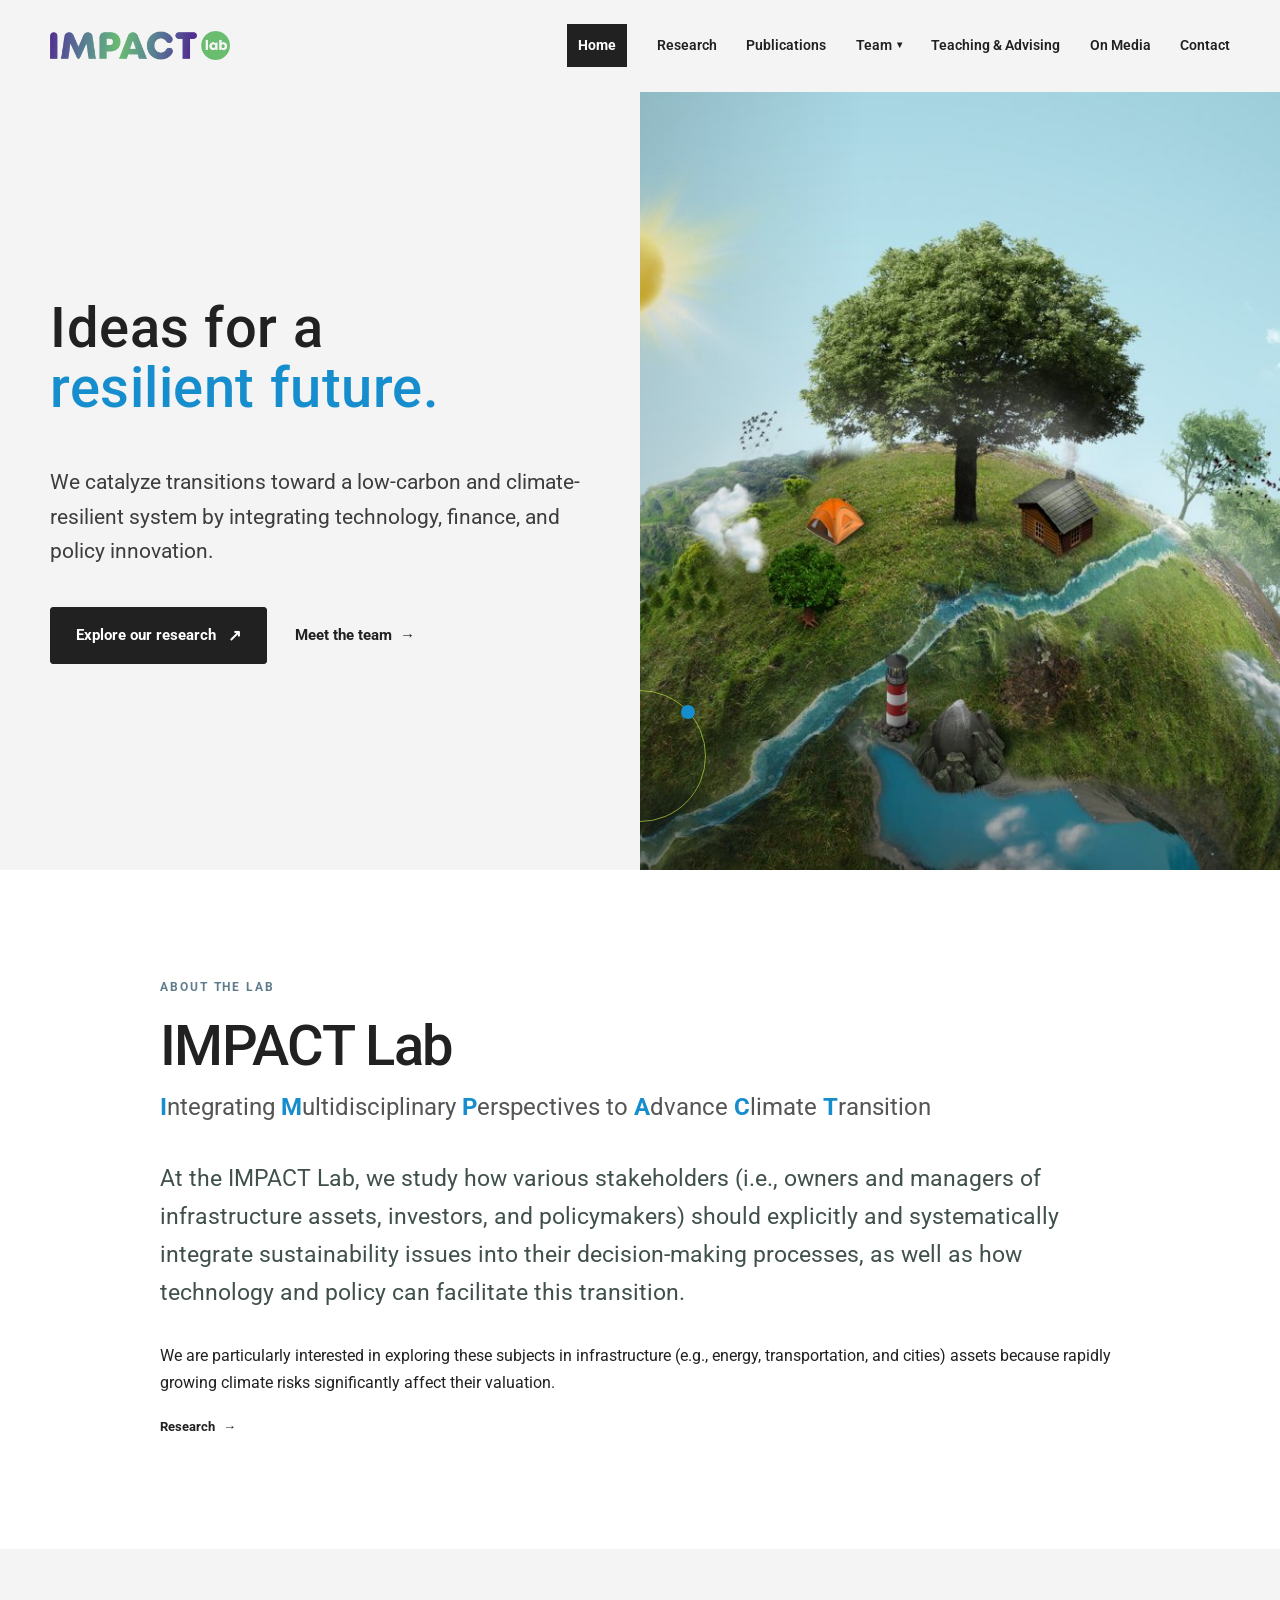
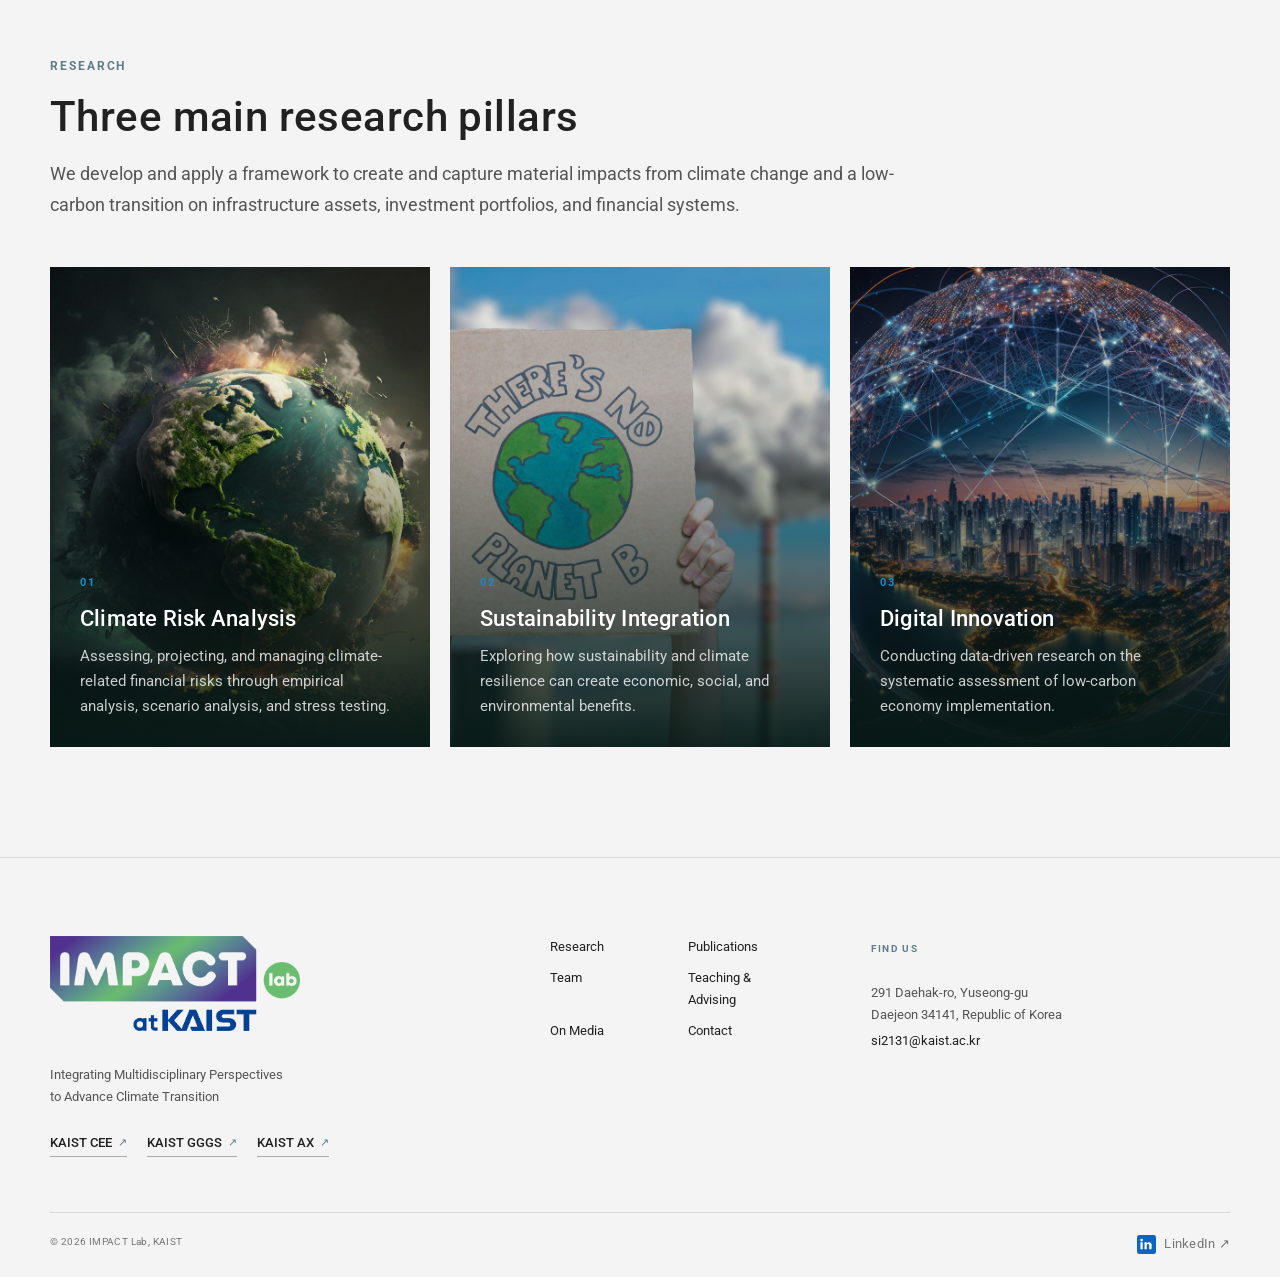
<file: index.html>
<!doctype html>
<html lang="en">
<head>
  <meta charset="utf-8">
  <meta name="viewport" content="width=1180">
  <meta name="description" content="IMPACT Lab at KAIST integrates multidisciplinary perspectives to advance climate transition.">
  <meta name="theme-color" content="#f4f4f4">
  <meta name="color-scheme" content="light">
  <meta name="supported-color-schemes" content="light">
  <meta property="og:title" content="IMPACT Lab | KAIST">
  <meta property="og:description" content="Integrating multidisciplinary perspectives to advance climate transition.">
  <meta property="og:type" content="website">
  <meta property="og:image" content="assets/images/hero.jpg">
  <title>IMPACT Lab | KAIST</title>
  <link rel="icon" href="assets/favicon-impact.svg" type="image/svg+xml">
  <link rel="stylesheet" href="assets/css/style.css?v=20260906-team-dropdown-v1">
  <script src="assets/js/site.js?v=20260906-team-dropdown-v1" defer></script>
</head>
<body>
  <div data-site-header></div>
  <main id="main-content">
    <section class="home-hero">
      <div class="hero-copy">
        <div class="hero-copy-inner" data-reveal>
          <h1>Ideas for a<br><span>resilient future.</span></h1>
          <p class="lead">We catalyze transitions toward a low-carbon and climate-resilient system by integrating technology, finance, and policy innovation.</p>
          <div class="hero-actions">
            <a class="btn btn-light" href="research.html">Explore our research</a>
            <a class="text-link" href="people.html">Meet the team</a>
          </div>
        </div>
      </div>
      <div class="hero-visual">
        <img src="assets/images/hero.jpg" alt="A small green world representing a sustainable future">
        <span class="hero-orbit" aria-hidden="true"></span>
      </div>
    </section>

    <section class="section">
      <div class="container impact-intro">
        <div class="intro-copy" data-reveal>
          <p class="eyebrow">About the Lab</p>
          <h2 class="impact-heading">IMPACT <span>Lab</span></h2>
          <p class="impact-expansion"><strong>I</strong>ntegrating <strong>M</strong>ultidisciplinary <strong>P</strong>erspectives to <strong>A</strong>dvance <strong>C</strong>limate <strong>T</strong>ransition</p>
          <p class="lead">At the IMPACT Lab, we study how various stakeholders (i.e., owners and managers of infrastructure assets, investors, and policymakers) should explicitly and systematically integrate sustainability issues into their decision-making processes, as well as how technology and policy can facilitate this transition.</p>
          <p>We are particularly interested in exploring these subjects in infrastructure (e.g., energy, transportation, and cities) assets because rapidly growing climate risks significantly affect their valuation.</p>
          <a class="text-link" href="research.html">Research</a>
        </div>
      </div>
    </section>

    <section class="section section-sand">
      <div class="container">
        <div class="section-heading home-research-heading" data-reveal>
          <div>
            <p class="eyebrow">Research</p>
            <h2>Three main research pillars</h2>
            <p class="research-intro">We develop and apply a framework to create and capture material impacts from climate change and a low-carbon transition on infrastructure assets, investment portfolios, and financial systems.</p>
          </div>
        </div>
        <div class="research-cards">
          <a class="research-card" href="research.html#climate-risk" data-reveal>
            <img src="assets/images/research-climate.jpg" alt="Earth under the effects of climate change" loading="lazy">
            <div class="research-card-copy">
              <span class="research-number">01</span>
              <h3>Climate Risk Analysis</h3>
              <p>Assessing, projecting, and managing climate-related financial risks through empirical analysis, scenario analysis, and stress testing.</p>
            </div>
          </a>
          <a class="research-card" href="research.html#sustainability" data-reveal>
            <img src="assets/images/research-integration.jpg" alt="Climate action sign in front of industrial infrastructure" loading="lazy">
            <div class="research-card-copy">
              <span class="research-number">02</span>
              <h3>Sustainability Integration</h3>
              <p>Exploring how sustainability and climate resilience can create economic, social, and environmental benefits.</p>
            </div>
          </a>
          <a class="research-card" href="research.html#digital" data-reveal>
            <img src="assets/images/research-digital.jpg" alt="Connected city illustrating digital innovation" loading="lazy">
            <div class="research-card-copy">
              <span class="research-number">03</span>
              <h3>Digital Innovation</h3>
              <p>Conducting data-driven research on the systematic assessment of low-carbon economy implementation.</p>
            </div>
          </a>
        </div>
      </div>
    </section>

  </main>
  <div data-site-footer></div>
</body>
</html>
</file>
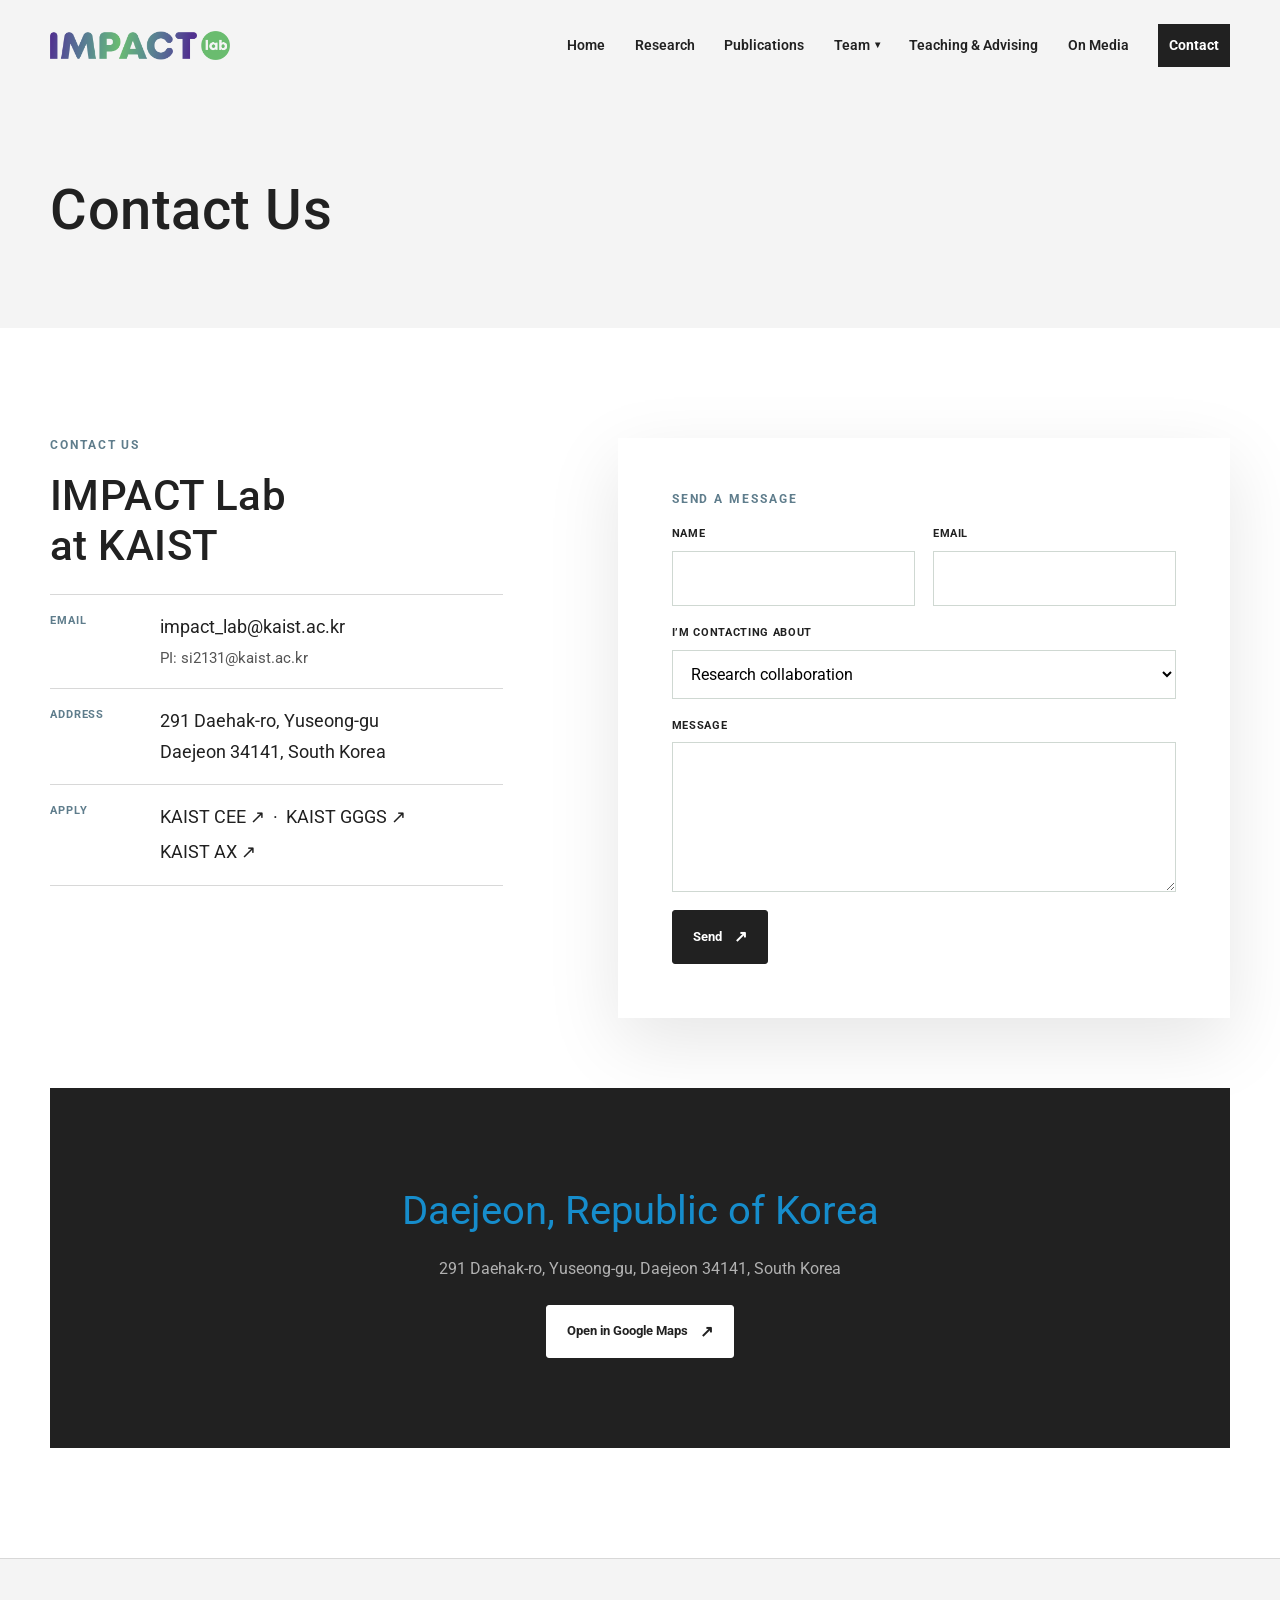
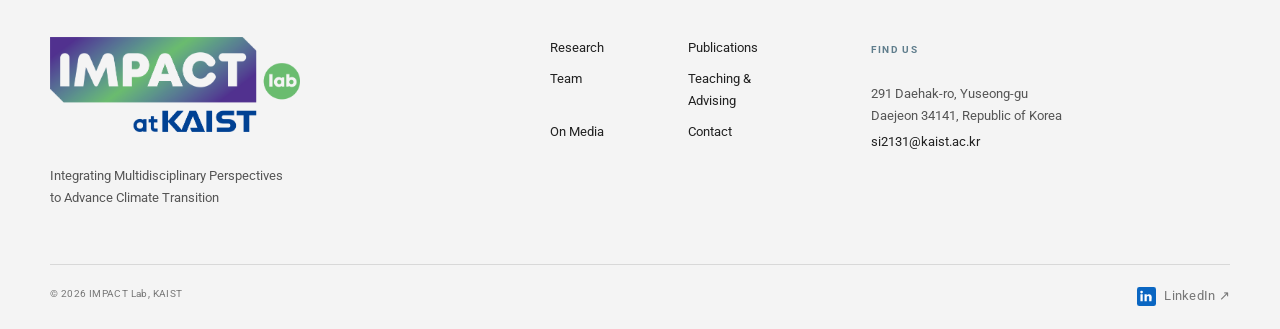
<file: contact.html>
<!doctype html>
<html lang="en">
<head>
  <meta charset="utf-8">
  <meta name="viewport" content="width=1180">
  <meta name="description" content="Contact IMPACT Lab at KAIST in Daejeon, Republic of Korea.">
  <meta name="theme-color" content="#f4f4f4">
  <meta name="color-scheme" content="light">
  <meta name="supported-color-schemes" content="light">
  <title>Contact | IMPACT Lab</title>
  <link rel="icon" href="assets/favicon-impact.svg" type="image/svg+xml">
  <link rel="stylesheet" href="assets/css/style.css?v=20260906-contact-email-line-v1">
  <script src="assets/js/site.js?v=20260906-contact-email-v1" defer></script>
</head>
<body>
  <div data-site-header></div>
  <main id="main-content">
    <section class="page-hero page-hero-simple">
      <div class="container">
        <div><h1>Contact Us</h1></div>
      </div>
    </section>

    <section class="section">
      <div class="container contact-grid">
        <div data-reveal>
          <p class="eyebrow">Contact Us</p>
          <h2>IMPACT Lab<br>at KAIST</h2>
          <div class="contact-details">
            <div class="contact-row">
              <strong>Email</strong>
              <span class="contact-email-list">
                <a href="mailto:impact_lab@kaist.ac.kr">impact_lab@kaist.ac.kr</a>
                <a class="contact-email-secondary" href="mailto:si2131@kaist.ac.kr">PI: si2131@kaist.ac.kr</a>
              </span>
            </div>
            <div class="contact-row"><strong>Address</strong><span>291 Daehak-ro, Yuseong-gu<br>Daejeon 34141, South Korea</span></div>
            <div class="contact-row">
              <strong>Apply</strong>
              <span class="apply-links">
                <span><a href="https://cee.kaist.ac.kr/" target="_blank" rel="noreferrer">KAIST CEE ↗</a> &nbsp;·&nbsp; <a href="https://gggs.kaist.ac.kr/" target="_blank" rel="noreferrer">KAIST GGGS ↗</a></span>
                <span><a href="https://ax.kaist.ac.kr/#/" target="_blank" rel="noreferrer">KAIST AX ↗</a></span>
              </span>
            </div>
          </div>
        </div>

        <form class="contact-form" data-contact-form data-reveal>
          <p class="eyebrow">Send a message</p>
          <div class="form-row">
            <div class="field"><label for="name">Name</label><input id="name" name="name" type="text" autocomplete="name" required></div>
            <div class="field"><label for="email">Email</label><input id="email" name="email" type="email" autocomplete="email" required></div>
          </div>
          <div class="field">
            <label for="subject">I’m contacting about</label>
            <select id="subject" name="subject"><option>Research collaboration</option><option>Prospective student</option><option>Media inquiry</option><option>Course &amp; advising</option><option>Other</option></select>
          </div>
          <div class="field"><label for="message">Message</label><textarea id="message" name="message" required></textarea></div>
          <button class="btn" type="submit">Send</button>
        </form>
      </div>

      <div class="container map-card" data-reveal>
        <div>
          <strong>Daejeon, Republic of Korea</strong>
          <p>291 Daehak-ro, Yuseong-gu, Daejeon 34141, South Korea</p>
          <a class="btn btn-light" href="https://maps.google.com/?q=KAIST+291+Daehak-ro+Yuseong-gu+Daejeon" target="_blank" rel="noreferrer">Open in Google Maps</a>
        </div>
      </div>
    </section>
  </main>
  <div data-site-footer></div>
</body>
</html>
</file>
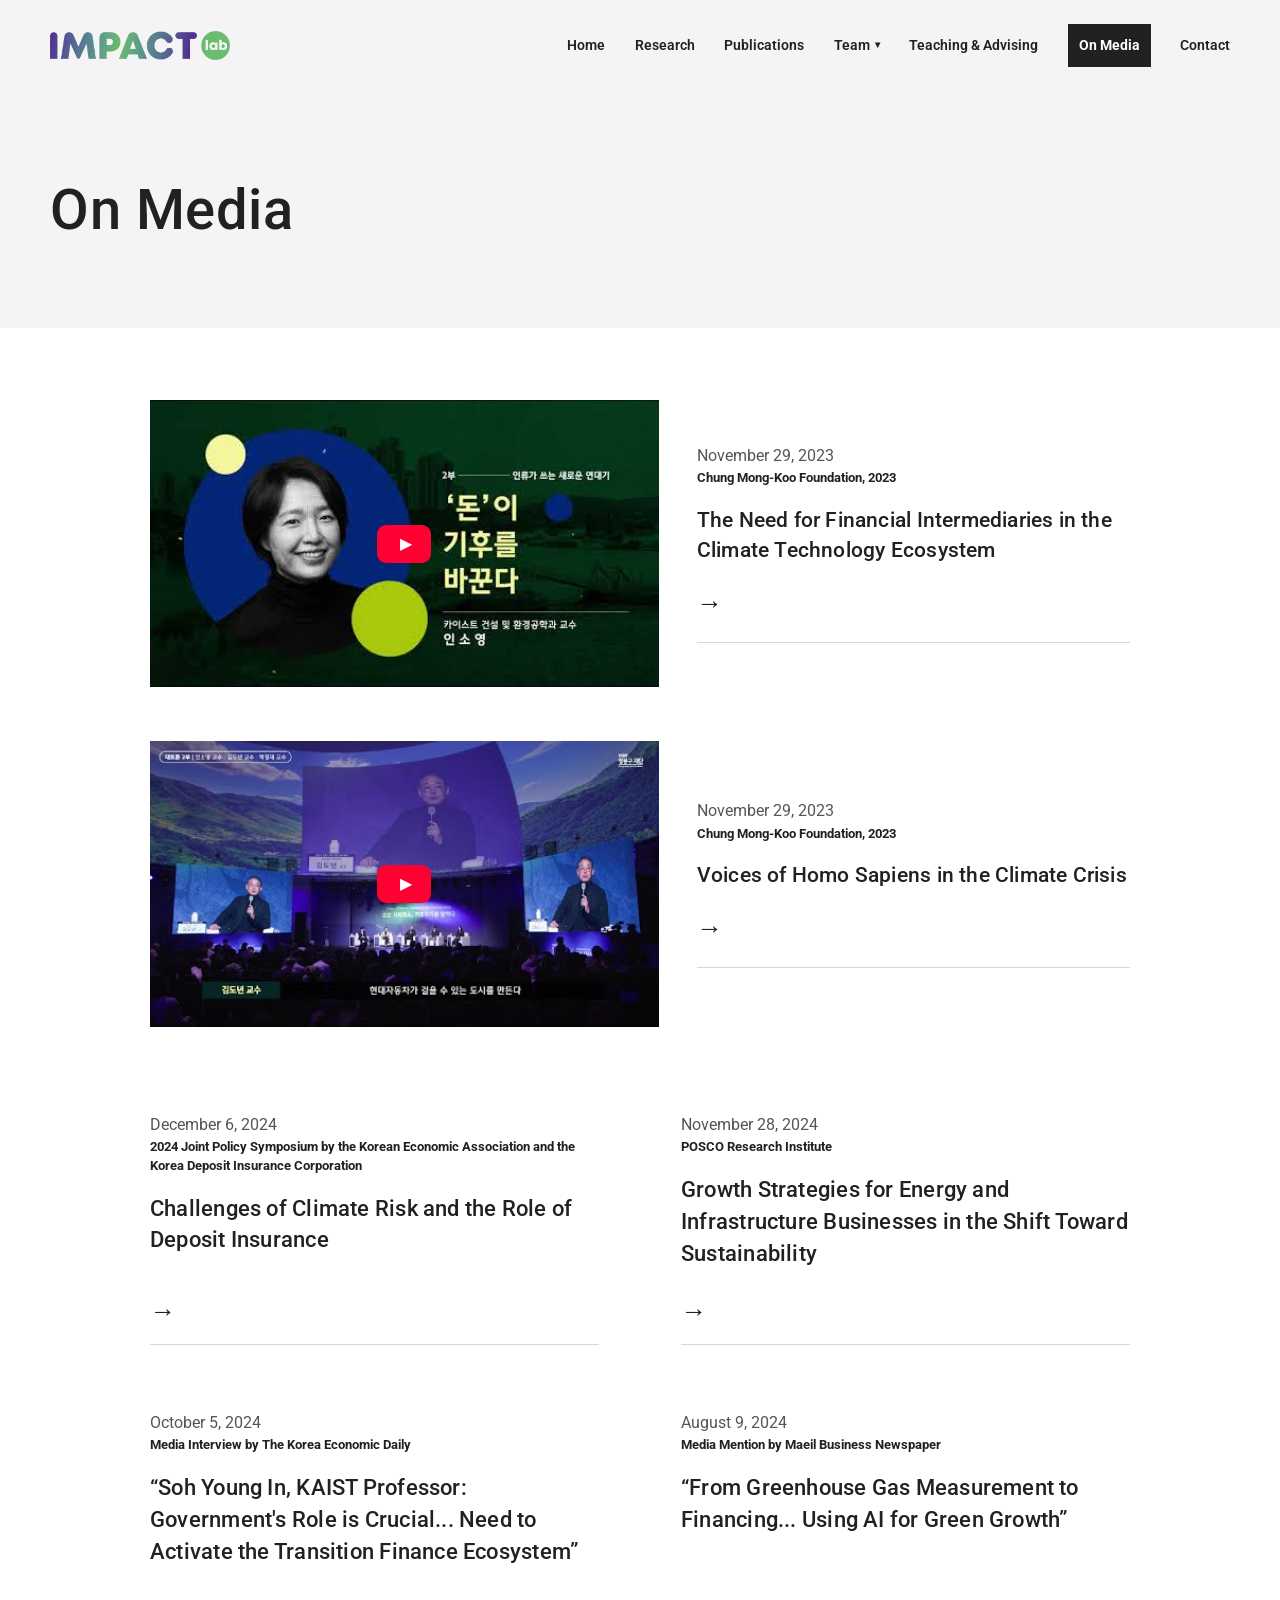
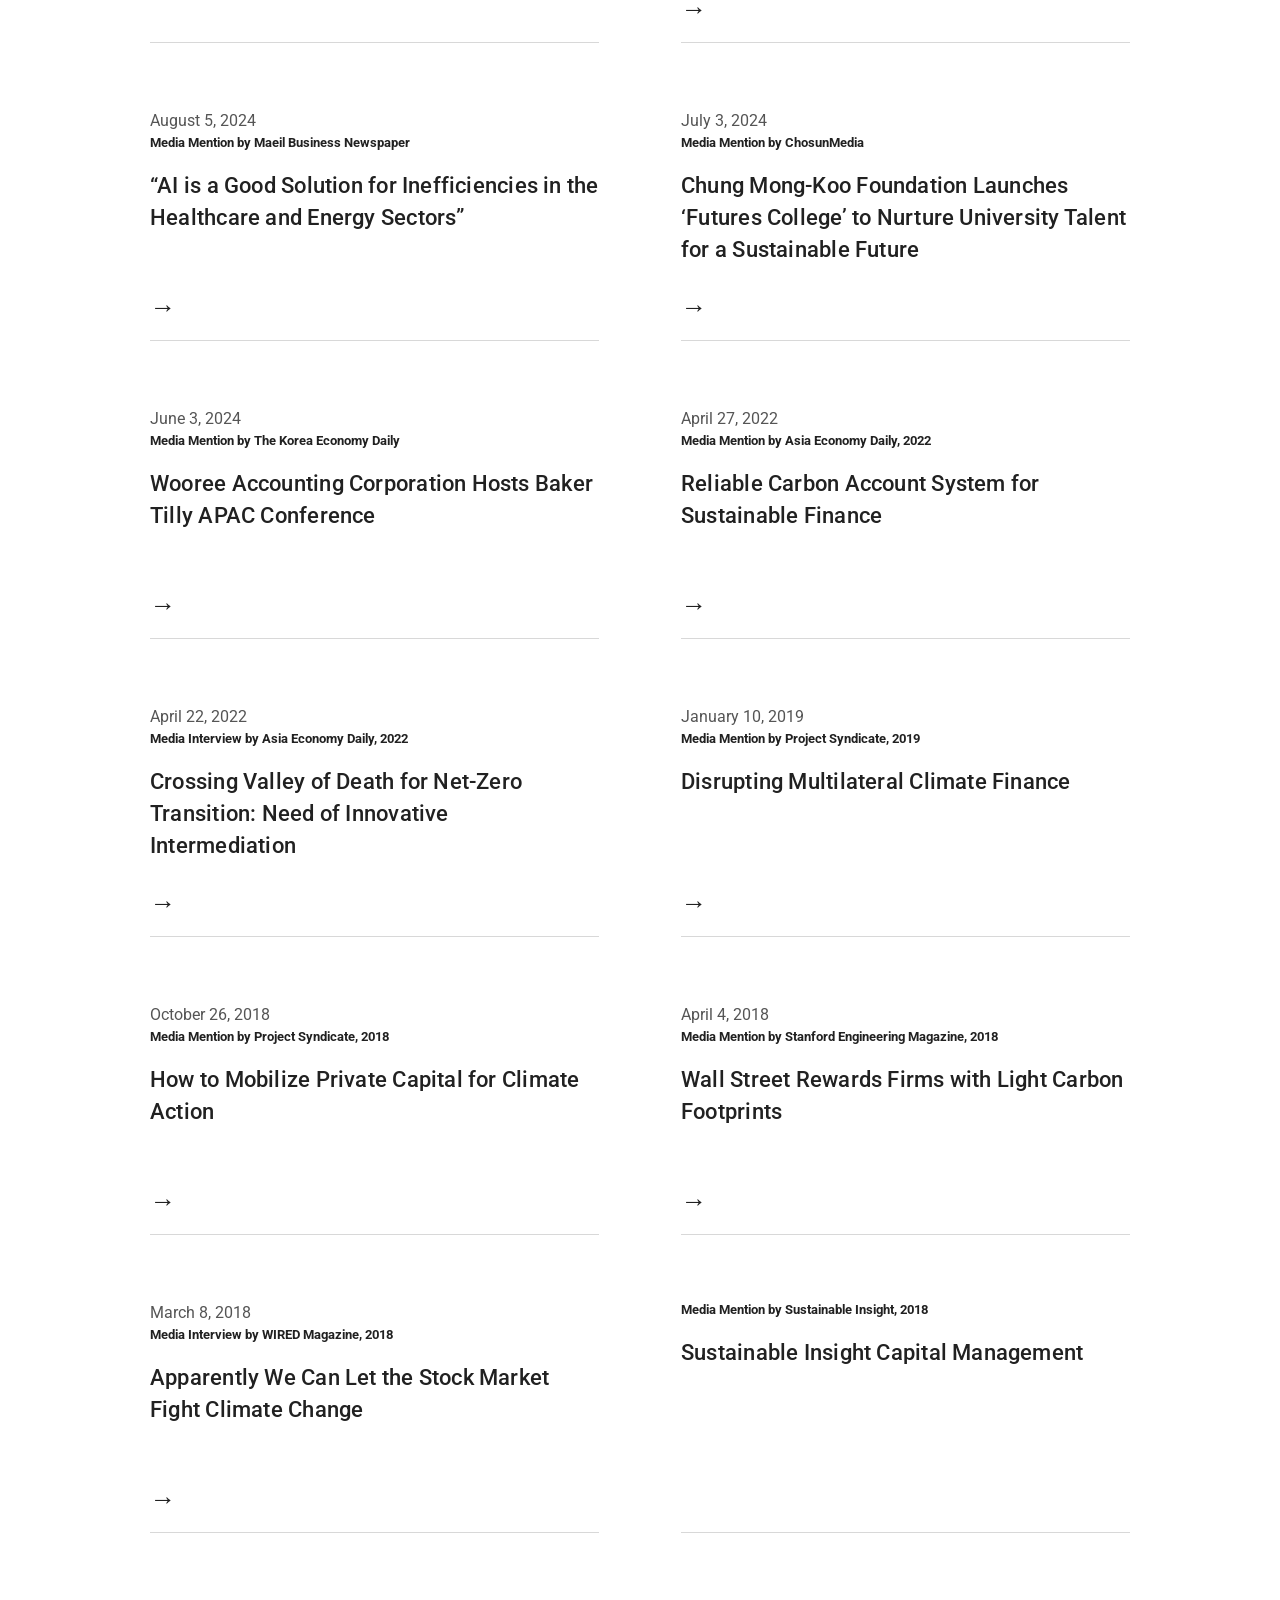
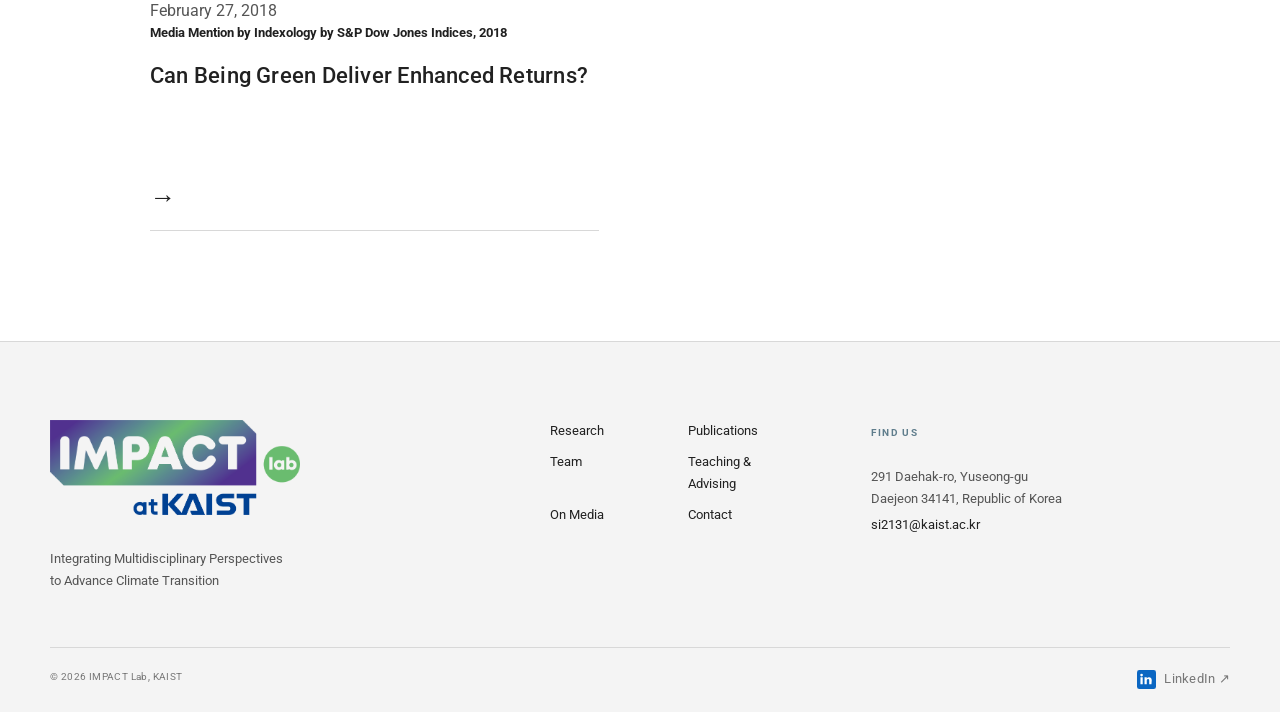
<file: media.html>
<!doctype html>
<html lang="en">
<head>
  <meta charset="utf-8">
  <meta name="viewport" content="width=1180">
  <meta name="description" content="Media coverage and public talks featuring IMPACT Lab and Soh Young In.">
  <meta name="theme-color" content="#f4f4f4">
  <meta name="color-scheme" content="light">
  <meta name="supported-color-schemes" content="light">
  <title>On Media | IMPACT Lab</title>
  <link rel="icon" href="assets/favicon-impact.svg" type="image/svg+xml">
  <link rel="stylesheet" href="assets/css/style.css?v=20260906-team-dropdown-v1">
  <script src="assets/js/site.js?v=20260906-team-dropdown-v1" defer></script>
</head>
<body>
  <div data-site-header></div>
  <main id="main-content">
    <section class="page-hero page-hero-simple">
      <div class="container">
        <div><h1>On Media</h1></div>
      </div>
    </section>

    <section class="section media-section">
      <div class="container media-shell">
        <div class="media-featured-list">
          <article class="media-feature" data-reveal>
            <a class="media-feature-image" href="https://www.youtube.com/watch?v=tRTOW3KgUSs" target="_blank" rel="noreferrer" aria-label="Watch The Need for Financial Intermediaries in the Climate Technology Ecosystem">
              <img src="assets/images/media-climate-finance.jpg" alt="Soh Young In speaking about finance and climate" loading="eager">
              <span class="media-play" aria-hidden="true">▶</span>
            </a>
            <div class="media-feature-copy">
              <time datetime="2023-11-29">November 29, 2023</time>
              <p class="media-source">Chung Mong-Koo Foundation, 2023</p>
              <h2><a href="https://www.futurechosun.com/archives/82444" target="_blank" rel="noreferrer">The Need for Financial Intermediaries in the Climate Technology Ecosystem</a></h2>
              <a class="media-arrow" href="https://www.futurechosun.com/archives/82444" target="_blank" rel="noreferrer" aria-label="Read article">→</a>
            </div>
          </article>

          <article class="media-feature" data-reveal>
            <a class="media-feature-image" href="https://www.youtube.com/watch?v=Ve1472AazBI" target="_blank" rel="noreferrer" aria-label="Watch Voices of Homo Sapiens in the Climate Crisis">
              <img src="assets/images/media-climate-crisis.jpg" alt="Climate crisis forum hosted by the Chung Mong-Koo Foundation" loading="lazy">
              <span class="media-play" aria-hidden="true">▶</span>
            </a>
            <div class="media-feature-copy">
              <time datetime="2023-11-29">November 29, 2023</time>
              <p class="media-source">Chung Mong-Koo Foundation, 2023</p>
              <h2><a href="https://www.futurechosun.com/archives/82495" target="_blank" rel="noreferrer">Voices of Homo Sapiens in the Climate Crisis</a></h2>
              <a class="media-arrow" href="https://www.futurechosun.com/archives/82495" target="_blank" rel="noreferrer" aria-label="Read article">→</a>
            </div>
          </article>
        </div>

        <div class="media-grid" data-reveal>
          <article class="media-card">
            <time datetime="2024-12-06">December 6, 2024</time><p class="media-source">2024 Joint Policy Symposium by the Korean Economic Association and the Korea Deposit Insurance Corporation</p><h2>Challenges of Climate Risk and the Role of Deposit Insurance</h2><a class="media-arrow" href="https://www.kdic.or.kr/krai/site/kdic/ex/bbs/View.do?cbIdx=971&amp;bcIdx=3478" target="_blank" rel="noreferrer" aria-label="Read article">→</a>
          </article>
          <article class="media-card">
            <time datetime="2024-11-28">November 28, 2024</time><p class="media-source">POSCO Research Institute</p><h2>Growth Strategies for Energy and Infrastructure Businesses in the Shift Toward Sustainability</h2><a class="media-arrow" href="https://www.posri.re.kr/kor/bbs/bbs_view.do?mmcd=2402221501000460394&amp;cate=2402141615300044921&amp;num=8720" target="_blank" rel="noreferrer" aria-label="Read article">→</a>
          </article>
          <article class="media-card">
            <time datetime="2024-10-05">October 5, 2024</time><p class="media-source">Media Interview by The Korea Economic Daily</p><h2>“Soh Young In, KAIST Professor: Government's Role is Crucial... Need to Activate the Transition Finance Ecosystem”</h2>
          </article>
          <article class="media-card">
            <time datetime="2024-08-09">August 9, 2024</time><p class="media-source">Media Mention by Maeil Business Newspaper</p><h2>“From Greenhouse Gas Measurement to Financing... Using AI for Green Growth”</h2><a class="media-arrow" href="https://www.mk.co.kr/news/world/11089135" target="_blank" rel="noreferrer" aria-label="Read article">→</a>
          </article>
          <article class="media-card">
            <time datetime="2024-08-05">August 5, 2024</time><p class="media-source">Media Mention by Maeil Business Newspaper</p><h2>“AI is a Good Solution for Inefficiencies in the Healthcare and Energy Sectors”</h2><a class="media-arrow" href="https://www.mk.co.kr/news/it/11085483" target="_blank" rel="noreferrer" aria-label="Read article">→</a>
          </article>
          <article class="media-card">
            <time datetime="2024-07-03">July 3, 2024</time><p class="media-source">Media Mention by ChosunMedia</p><h2>Chung Mong-Koo Foundation Launches ‘Futures College’ to Nurture University Talent for a Sustainable Future</h2><a class="media-arrow" href="https://www.futurechosun.com/archives/93256" target="_blank" rel="noreferrer" aria-label="Read article">→</a>
          </article>
          <article class="media-card">
            <time datetime="2024-06-03">June 3, 2024</time><p class="media-source">Media Mention by The Korea Economy Daily</p><h2>Wooree Accounting Corporation Hosts Baker Tilly APAC Conference</h2><a class="media-arrow" href="https://www.hankyung.com/article/202406032110i" target="_blank" rel="noreferrer" aria-label="Read article">→</a>
          </article>
          <article class="media-card">
            <time datetime="2022-04-27">April 27, 2022</time><p class="media-source">Media Mention by Asia Economy Daily, 2022</p><h2>Reliable Carbon Account System for Sustainable Finance</h2><a class="media-arrow" href="https://www.asiae.co.kr/article/2022042711153996183" target="_blank" rel="noreferrer" aria-label="Read article">→</a>
          </article>
          <article class="media-card">
            <time datetime="2022-04-22">April 22, 2022</time><p class="media-source">Media Interview by Asia Economy Daily, 2022</p><h2>Crossing Valley of Death for Net-Zero Transition: Need of Innovative Intermediation</h2><a class="media-arrow" href="https://view.asiae.co.kr/article/2022042208430243333" target="_blank" rel="noreferrer" aria-label="Read article">→</a>
          </article>
          <article class="media-card">
            <time datetime="2019-01-10">January 10, 2019</time><p class="media-source">Media Mention by Project Syndicate, 2019</p><h2>Disrupting Multilateral Climate Finance</h2><a class="media-arrow" href="https://www.project-syndicate.org/commentary/mobilizing-private-institutional-investment-to-fight-climate-change-by-h-vard-halland-3-and-justin-yifu-lin-2019-01" target="_blank" rel="noreferrer" aria-label="Read article">→</a>
          </article>
          <article class="media-card">
            <time datetime="2018-10-26">October 26, 2018</time><p class="media-source">Media Mention by Project Syndicate, 2018</p><h2>How to Mobilize Private Capital for Climate Action</h2><a class="media-arrow" href="https://www.project-syndicate.org/commentary/mobilizing-private-investment-for-climate-action-by-h-vard-halland-3-and-justin-yifu-lin-2018-10" target="_blank" rel="noreferrer" aria-label="Read article">→</a>
          </article>
          <article class="media-card">
            <time datetime="2018-04-04">April 4, 2018</time><p class="media-source">Media Mention by Stanford Engineering Magazine, 2018</p><h2>Wall Street Rewards Firms with Light Carbon Footprints</h2><a class="media-arrow" href="https://engineering.stanford.edu/magazine/article/wall-street-rewards-firms-light-carbon-footprints" target="_blank" rel="noreferrer" aria-label="Read article">→</a>
          </article>
          <article class="media-card">
            <time datetime="2018-03-08">March 8, 2018</time><p class="media-source">Media Interview by WIRED Magazine, 2018</p><h2>Apparently We Can Let the Stock Market Fight Climate Change</h2><a class="media-arrow" href="https://www.wired.com/story/market-climate-change/" target="_blank" rel="noreferrer" aria-label="Read article">→</a>
          </article>
          <article class="media-card">
            <p class="media-source">Media Mention by Sustainable Insight, 2018</p><h2>Sustainable Insight Capital Management</h2>
          </article>
          <article class="media-card">
            <time datetime="2018-02-27">February 27, 2018</time><p class="media-source">Media Mention by Indexology by S&amp;P Dow Jones Indices, 2018</p><h2>Can Being Green Deliver Enhanced Returns?</h2><a class="media-arrow" href="https://www.indexologyblog.com/2018/02/27/can-being-green-deliver-enhanced-returns/" target="_blank" rel="noreferrer" aria-label="Read article">→</a>
          </article>
        </div>
      </div>
    </section>
  </main>
  <div data-site-footer></div>
</body>
</html>
</file>
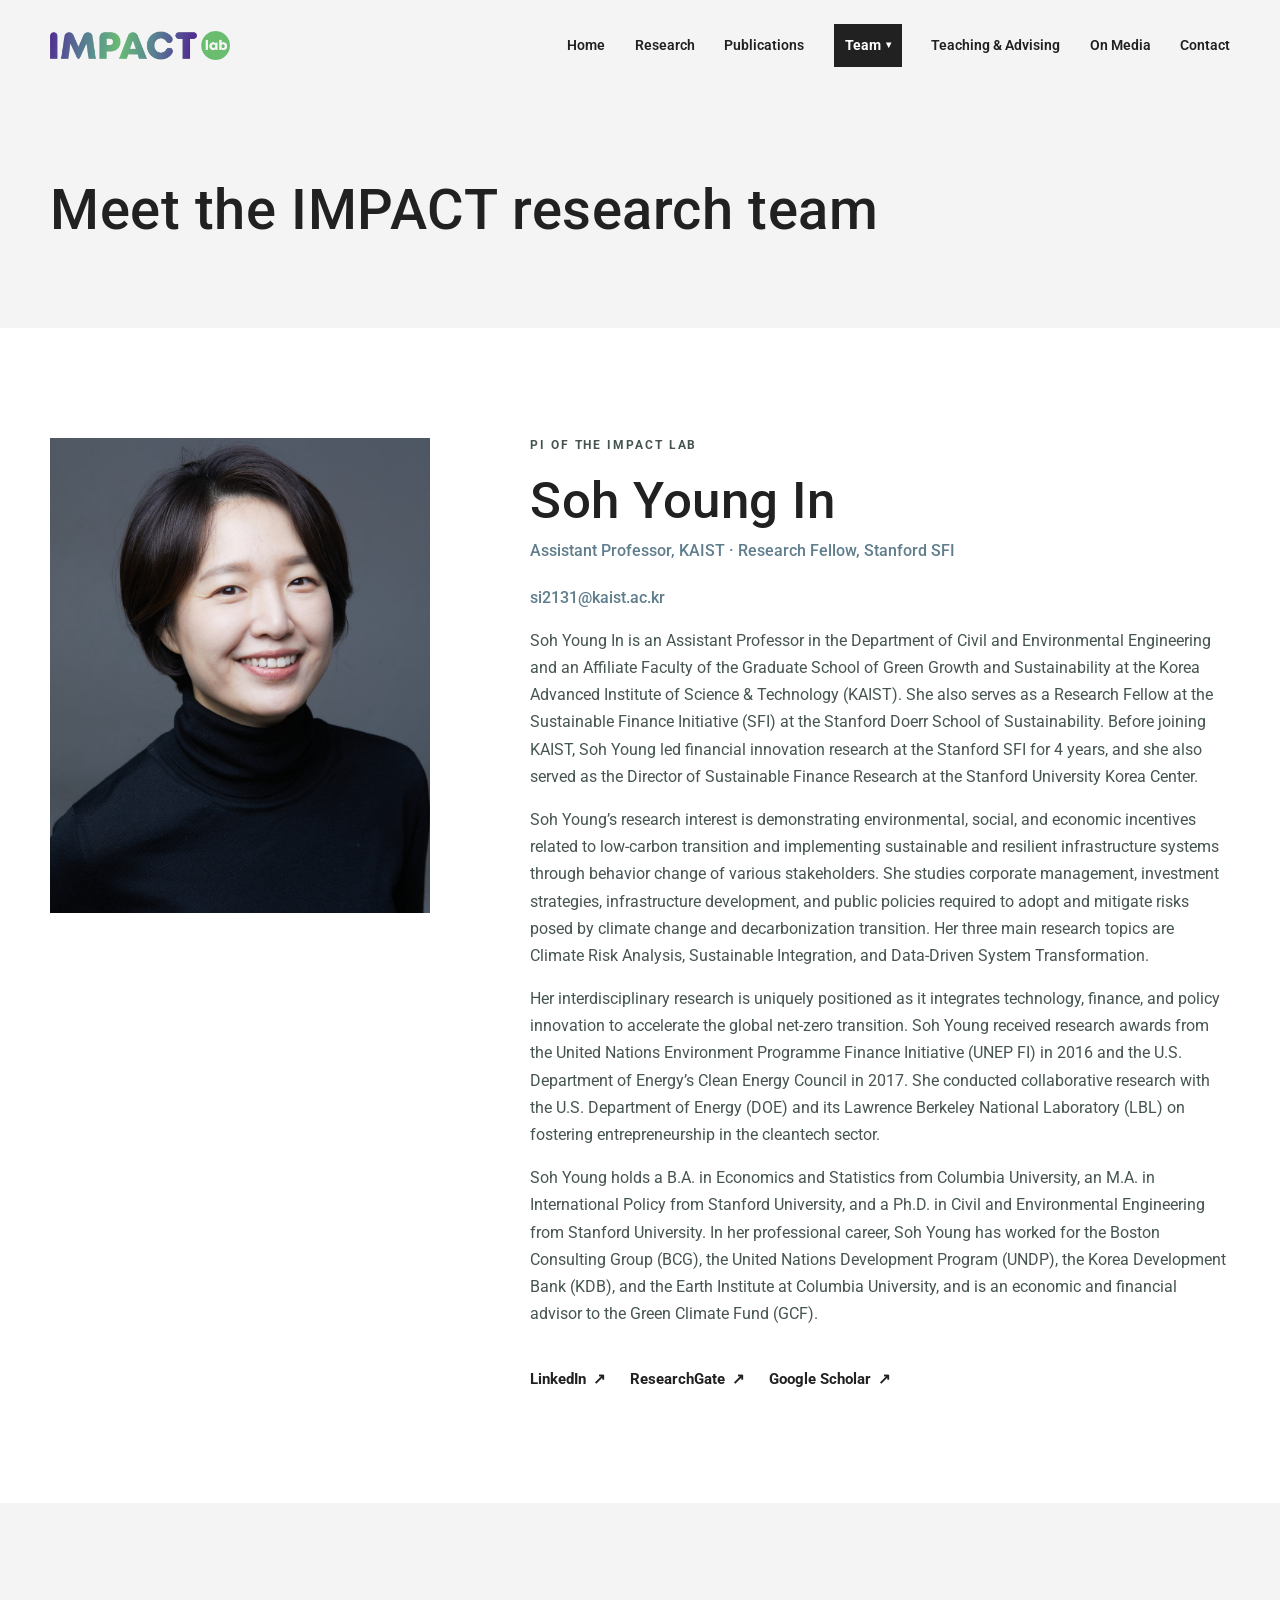
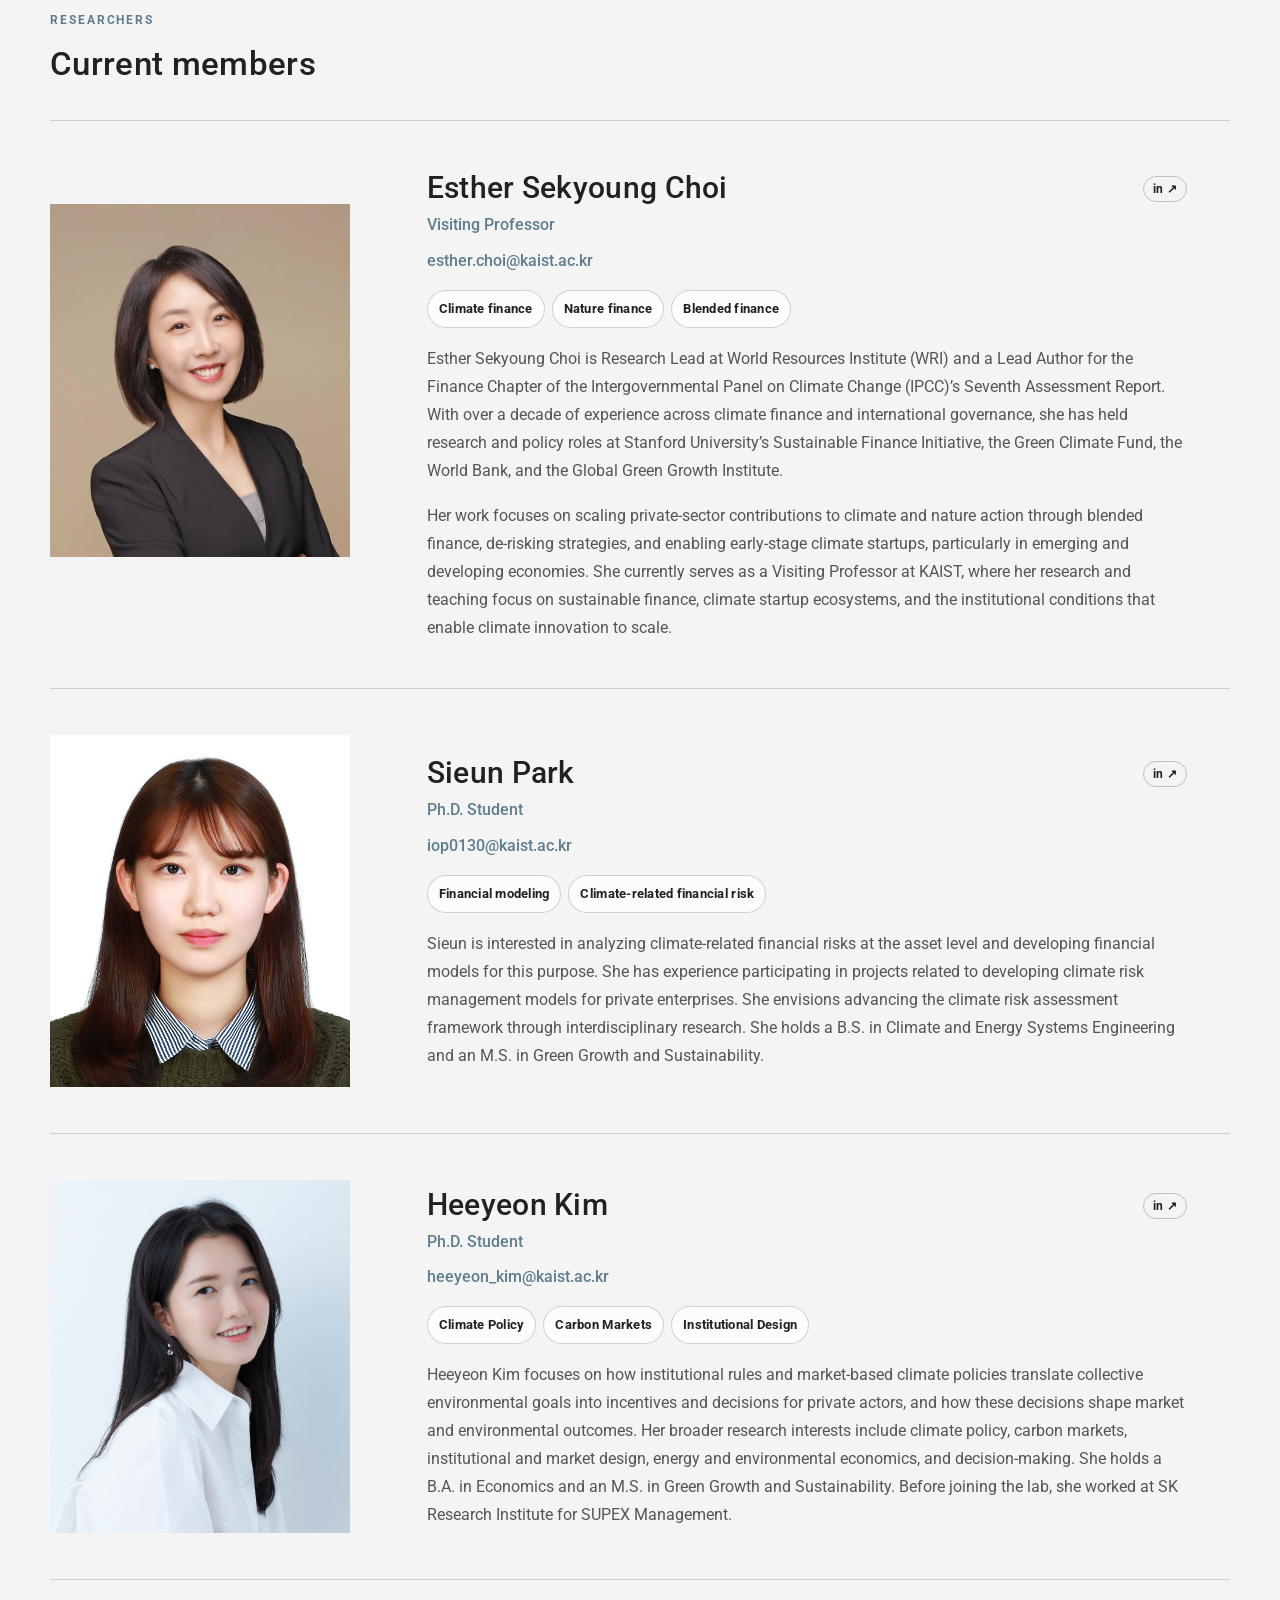
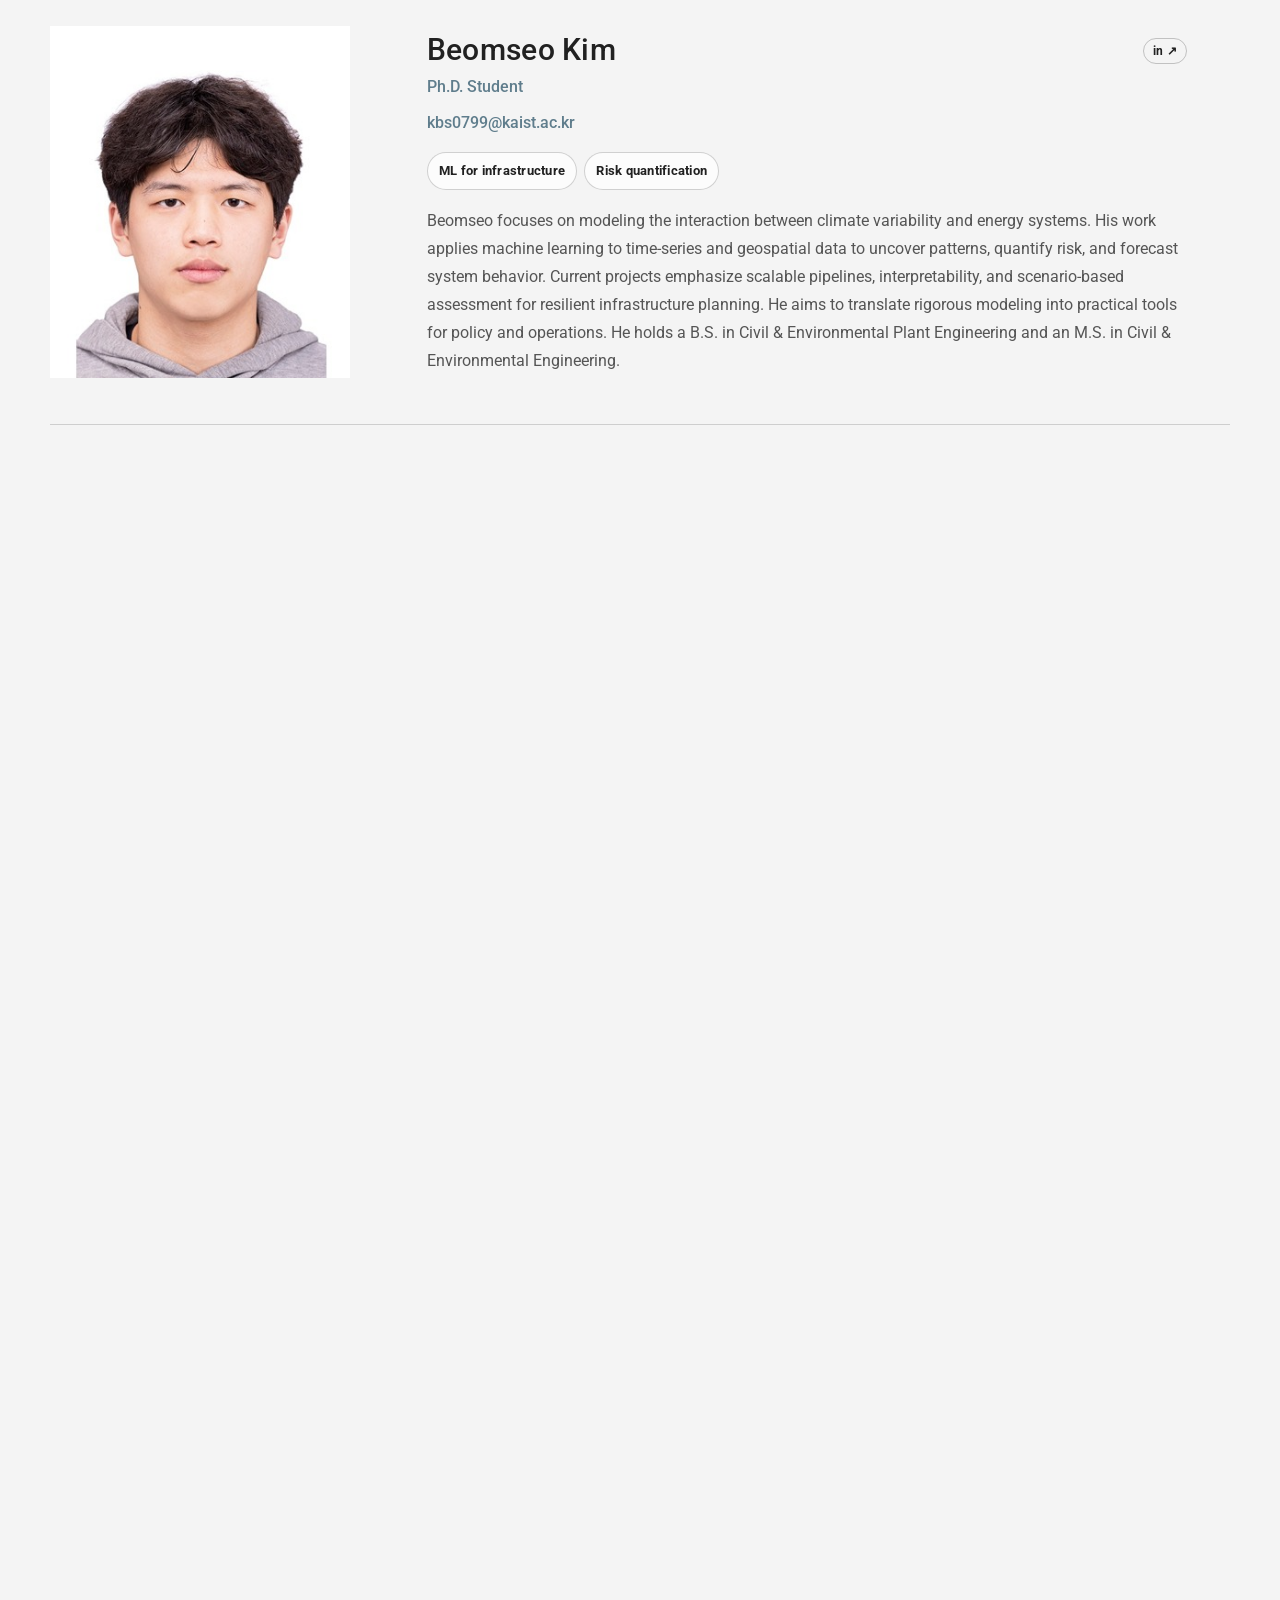
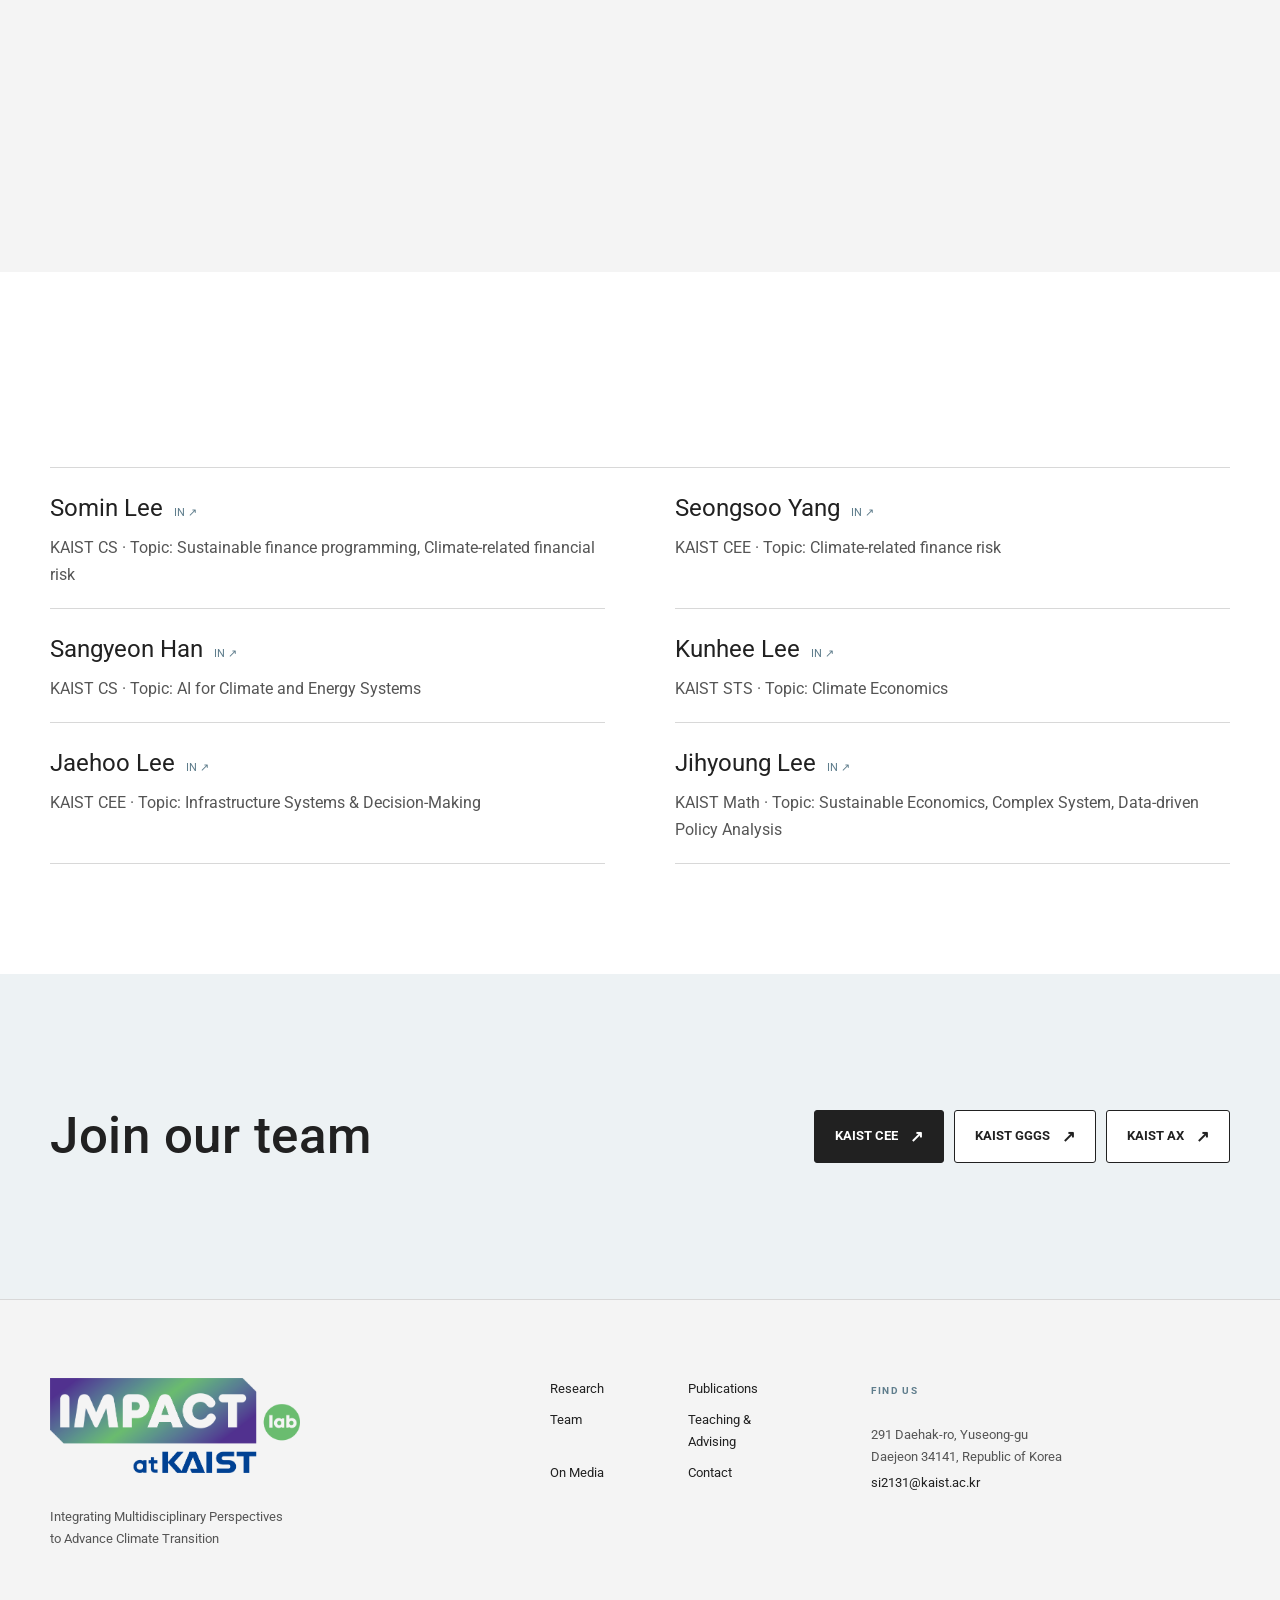
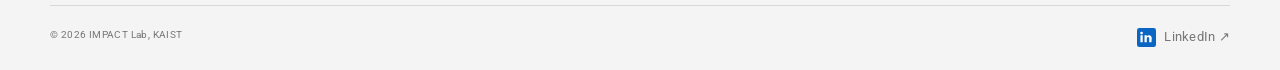
<file: people.html>
<!doctype html>
<html lang="en">
<head>
  <meta charset="utf-8">
  <meta name="viewport" content="width=1180">
  <meta name="description" content="Meet the researchers of IMPACT Lab at KAIST.">
  <meta name="theme-color" content="#f4f4f4">
  <meta name="color-scheme" content="light">
  <meta name="supported-color-schemes" content="light">
  <title>Team | IMPACT Lab</title>
  <link rel="icon" href="assets/favicon-impact.svg" type="image/svg+xml">
  <link rel="stylesheet" href="assets/css/style.css?v=20260907-team-photo-color-v1">
  <script src="assets/js/site.js?v=20260906-alumni-photos-v1" defer></script>
</head>
<body>
  <div data-site-header></div>
  <main id="main-content">
    <section class="page-hero page-hero-simple team-hero">
      <div class="container">
        <div>
          <h1>Meet the IMPACT research team</h1>
        </div>
      </div>
    </section>

    <div class="team-panel" id="members-panel" data-team-panel="members">
    <section class="section">
      <div class="container pi-block team-profile">
        <div class="pi-photo" data-reveal>
          <img src="assets/images/soh-young-in.jpg" alt="Professor Soh Young In">
        </div>
        <div class="pi-copy" data-reveal>
          <p class="eyebrow">PI of the IMPACT Lab</p>
          <h2>Soh Young In</h2>
          <span class="pi-title">Assistant Professor, KAIST · Research Fellow, Stanford SFI</span>
          <a class="person-email" href="mailto:si2131@kaist.ac.kr">si2131@kaist.ac.kr</a>
          <p>Soh Young In is an Assistant Professor in the Department of Civil and Environmental Engineering and an Affiliate Faculty of the Graduate School of Green Growth and Sustainability at the Korea Advanced Institute of Science &amp; Technology (KAIST). She also serves as a Research Fellow at the Sustainable Finance Initiative (SFI) at the Stanford Doerr School of Sustainability. Before joining KAIST, Soh Young led financial innovation research at the Stanford SFI for 4 years, and she also served as the Director of Sustainable Finance Research at the Stanford University Korea Center.</p>
          <p>Soh Young’s research interest is demonstrating environmental, social, and economic incentives related to low-carbon transition and implementing sustainable and resilient infrastructure systems through behavior change of various stakeholders. She studies corporate management, investment strategies, infrastructure development, and public policies required to adopt and mitigate risks posed by climate change and decarbonization transition. Her three main research topics are Climate Risk Analysis, Sustainable Integration, and Data-Driven System Transformation.</p>
          <p>Her interdisciplinary research is uniquely positioned as it integrates technology, finance, and policy innovation to accelerate the global net-zero transition. Soh Young received research awards from the United Nations Environment Programme Finance Initiative (UNEP FI) in 2016 and the U.S. Department of Energy’s Clean Energy Council in 2017. She conducted collaborative research with the U.S. Department of Energy (DOE) and its Lawrence Berkeley National Laboratory (LBL) on fostering entrepreneurship in the cleantech sector.</p>
          <p>Soh Young holds a B.A. in Economics and Statistics from Columbia University, an M.A. in International Policy from Stanford University, and a Ph.D. in Civil and Environmental Engineering from Stanford University. In her professional career, Soh Young has worked for the Boston Consulting Group (BCG), the United Nations Development Program (UNDP), the Korea Development Bank (KDB), and the Earth Institute at Columbia University, and is an economic and financial advisor to the Green Climate Fund (GCF).</p>
          <div class="profile-links">
            <a class="profile-link" href="https://www.linkedin.com/in/soh-young-in-41906098/" target="_blank" rel="noreferrer">LinkedIn <span>↗</span></a>
            <a class="profile-link" href="https://www.researchgate.net/profile/Soh-Young-In" target="_blank" rel="noreferrer">ResearchGate <span>↗</span></a>
            <a class="profile-link" href="https://scholar.google.com/citations?user=ocfYFqIAAAAJ&amp;hl=en" target="_blank" rel="noreferrer">Google Scholar <span>↗</span></a>
          </div>
        </div>
      </div>
    </section>

    <section class="section section-sand">
      <div class="container">
        <div class="people-heading" data-reveal>
          <p class="eyebrow">Researchers</p>
          <h2>Current members</h2>
        </div>
        <div class="people-grid">
          <article class="person-card esther-card" data-reveal>
            <div class="person-image"><img src="assets/images/esther-choi.jpg" alt="Esther Sekyoung Choi" loading="lazy"></div>
            <div class="person-info">
              <div class="person-name-line"><h3>Esther Sekyoung Choi</h3><a class="linkedin-badge" href="https://www.linkedin.com/in/estherskchoi/" target="_blank" rel="noreferrer" aria-label="Esther Sekyoung Choi on LinkedIn">in ↗</a></div><span class="person-role">Visiting Professor</span>
              <a class="person-email" href="mailto:esther.choi@kaist.ac.kr">esther.choi@kaist.ac.kr</a>
              <div class="tag-row"><span class="pill">Climate finance</span><span class="pill">Nature finance</span><span class="pill">Blended finance</span></div>
              <p>Esther Sekyoung Choi is Research Lead at World Resources Institute (WRI) and a Lead Author for the Finance Chapter of the Intergovernmental Panel on Climate Change (IPCC)’s Seventh Assessment Report. With over a decade of experience across climate finance and international governance, she has held research and policy roles at Stanford University’s Sustainable Finance Initiative, the Green Climate Fund, the World Bank, and the Global Green Growth Institute.</p>
              <p>Her work focuses on scaling private-sector contributions to climate and nature action through blended finance, de-risking strategies, and enabling early-stage climate startups, particularly in emerging and developing economies. She currently serves as a Visiting Professor at KAIST, where her research and teaching focus on sustainable finance, climate startup ecosystems, and the institutional conditions that enable climate innovation to scale.</p>
            </div>
          </article>
          <article class="person-card" data-reveal>
            <div class="person-image"><img src="assets/images/sieun-park-clean.jpg" alt="Sieun Park" loading="lazy"></div>
            <div class="person-info">
              <div class="person-name-line"><h3>Sieun Park</h3><a class="linkedin-badge" href="https://www.linkedin.com/in/sieun-park-a17245235" target="_blank" rel="noreferrer" aria-label="Sieun Park on LinkedIn">in ↗</a></div><span class="person-role">Ph.D. Student</span>
              <a class="person-email" href="mailto:iop0130@kaist.ac.kr">iop0130@kaist.ac.kr</a>
              <div class="tag-row"><span class="pill">Financial modeling</span><span class="pill">Climate-related financial risk</span></div>
              <p>Sieun is interested in analyzing climate-related financial risks at the asset level and developing financial models for this purpose. She has experience participating in projects related to developing climate risk management models for private enterprises. She envisions advancing the climate risk assessment framework through interdisciplinary research. She holds a B.S. in Climate and Energy Systems Engineering and an M.S. in Green Growth and Sustainability.</p>
            </div>
          </article>
          <article class="person-card" data-reveal>
            <div class="person-image"><img src="assets/images/heeyeon-kim.jpg" alt="Heeyeon Kim" loading="lazy"></div>
            <div class="person-info">
              <div class="person-name-line"><h3>Heeyeon Kim</h3><a class="linkedin-badge" href="https://www.linkedin.com/in/heeyeon-kim-gwtflow" target="_blank" rel="noreferrer" aria-label="Heeyeon Kim on LinkedIn">in ↗</a></div><span class="person-role">Ph.D. Student</span>
              <a class="person-email" href="mailto:heeyeon_kim@kaist.ac.kr">heeyeon_kim@kaist.ac.kr</a>
              <div class="tag-row"><span class="pill">Climate Policy</span><span class="pill">Carbon Markets</span><span class="pill">Institutional Design</span></div>
              <p>Heeyeon Kim focuses on how institutional rules and market-based climate policies translate collective environmental goals into incentives and decisions for private actors, and how these decisions shape market and environmental outcomes. Her broader research interests include climate policy, carbon markets, institutional and market design, energy and environmental economics, and decision-making. She holds a B.A. in Economics and an M.S. in Green Growth and Sustainability. Before joining the lab, she worked at SK Research Institute for SUPEX Management.</p>
            </div>
          </article>
          <article class="person-card" data-reveal>
            <div class="person-image"><img src="assets/images/beomseo-kim.jpg?v=restored-20260906" alt="Beomseo Kim" loading="lazy"></div>
            <div class="person-info">
              <div class="person-name-line"><h3>Beomseo Kim</h3><a class="linkedin-badge" href="https://www.linkedin.com/in/zeuskim/" target="_blank" rel="noreferrer" aria-label="Beomseo Kim on LinkedIn">in ↗</a></div><span class="person-role">Ph.D. Student</span>
              <a class="person-email" href="mailto:kbs0799@kaist.ac.kr">kbs0799@kaist.ac.kr</a>
              <div class="tag-row"><span class="pill">ML for infrastructure</span><span class="pill">Risk quantification</span></div>
              <p>Beomseo focuses on modeling the interaction between climate variability and energy systems. His work applies machine learning to time-series and geospatial data to uncover patterns, quantify risk, and forecast system behavior. Current projects emphasize scalable pipelines, interpretability, and scenario-based assessment for resilient infrastructure planning. He aims to translate rigorous modeling into practical tools for policy and operations. He holds a B.S. in Civil &amp; Environmental Plant Engineering and an M.S. in Civil &amp; Environmental Engineering.</p>
            </div>
          </article>
          <article class="person-card" data-reveal>
            <div class="person-image"><img src="assets/images/nahyung-kang-web-20260907.jpg" alt="Nahyung Kang" loading="eager" decoding="sync" fetchpriority="high"></div>
            <div class="person-info">
              <div class="person-name-line"><h3>Nahyung Kang</h3><a class="linkedin-badge" href="https://www.linkedin.com/in/nahyung-kang1004" target="_blank" rel="noreferrer" aria-label="Nahyung Kang on LinkedIn">in ↗</a></div><span class="person-role">Ph.D. Student</span>
              <a class="person-email" href="mailto:kangnhmk6432@kaist.ac.kr">kangnhmk6432@kaist.ac.kr</a>
              <div class="tag-row"><span class="pill">Sustainable Infrastructure Planning</span><span class="pill">Infrastructure Systems &amp; Decision-Making</span></div>
              <p>Nahyung is interested in planning and decision-making for sustainable infrastructure systems. Her research explores how infrastructure development and operational decisions can account for system constraints, resource availability, reliability, climate risks, and future uncertainty. She is particularly interested in urban and energy infrastructure systems, their interdependencies, and how they can be planned and financed under changing climate conditions. She holds a B.S. in Chemistry and an M.S. in Green Growth and Sustainability with a minor in Data Science.</p>
            </div>
          </article>
          <article class="person-card" data-reveal>
            <div class="person-image"><img src="assets/images/hayoon-song.png" alt="Hayoon Song" loading="lazy"></div>
            <div class="person-info">
              <div class="person-name-line"><h3>Hayoon Song</h3><a class="linkedin-badge" href="https://www.linkedin.com/in/hayoon-song-84602b300/" target="_blank" rel="noreferrer" aria-label="Hayoon Song on LinkedIn">in ↗</a></div><span class="person-role">Ph.D. Student</span>
              <a class="person-email" href="mailto:hayoonsong00@kaist.ac.kr">hayoonsong00@kaist.ac.kr</a>
              <div class="tag-row"><span class="pill">Climate risk &amp; opportunity assessment</span><span class="pill">Sustainable finance</span></div>
              <p>Hayoon is interested in assessing climate risks and opportunities, as well as sustainable finance. Prior to joining the lab, she gained extensive experience in net-zero consulting projects at the Green Value Creation Center, focusing on enhancing corporate sustainability. She holds a B.S. in Climate and Energy Systems Engineering and Economics and an M.S. in Green Growth and Sustainability.</p>
            </div>
          </article>
          <article class="person-card" data-reveal>
            <div class="person-image"><img src="assets/images/minjung-park.jpg" alt="Minjung Park" loading="lazy"></div>
            <div class="person-info">
              <div class="person-name-line"><h3>Minjung Park</h3><a class="linkedin-badge" href="https://www.linkedin.com/in/minjungpark02/" target="_blank" rel="noreferrer" aria-label="Minjung Park on LinkedIn">in ↗</a></div><span class="person-role">M.S. Student</span>
              <a class="person-email" href="mailto:mj1203@kaist.ac.kr">mj1203@kaist.ac.kr</a>
              <div class="tag-row"><span class="pill">Climate Technology &amp; Industrial Transition</span></div>
              <p>Minjung is interested in climate technology, industrial transition, and the economic impacts of climate change. Her research focuses on climate technology diffusion through interactions among governments, firms, startups, and institutions, with a growing interest in the impacts of climate-related risks on firms and industries. She holds a B.A. in Sustainable Development and Cooperation (SDC) and Economics.</p>
            </div>
          </article>
        </div>
      </div>
    </section>

    <section class="section people-simple-section">
      <div class="container">
        <div class="section-heading" data-reveal>
          <div><h2>Undergraduate researchers</h2></div>
        </div>
        <div class="people-list" data-reveal>
          <div class="list-person"><strong><a href="https://www.linkedin.com/in/somin-lee-a5081034a" target="_blank" rel="noreferrer">Somin Lee <i class="linkedin-mini">in ↗</i></a></strong><span>KAIST CS · Topic: Sustainable finance programming, Climate-related financial risk</span></div>
          <div class="list-person"><strong><a href="https://www.linkedin.com/in/seongsoo-yang-048827329/" target="_blank" rel="noreferrer">Seongsoo Yang <i class="linkedin-mini">in ↗</i></a></strong><span>KAIST CEE · Topic: Climate-related finance risk</span></div>
          <div class="list-person"><strong><a href="https://www.linkedin.com/in/%EC%83%81%EC%97%B0-%ED%95%9C-aba18928a/" target="_blank" rel="noreferrer">Sangyeon Han <i class="linkedin-mini">in ↗</i></a></strong><span>KAIST CS · Topic: AI for Climate and Energy Systems</span></div>
          <div class="list-person"><strong><a href="https://www.linkedin.com/in/plutokh/" target="_blank" rel="noreferrer">Kunhee Lee <i class="linkedin-mini">in ↗</i></a></strong><span>KAIST STS · Topic: Climate Economics</span></div>
          <div class="list-person"><strong><a href="https://www.linkedin.com/in/%EC%9E%AC%ED%9B%84-%EC%9D%B4-47b084370/" target="_blank" rel="noreferrer">Jaehoo Lee <i class="linkedin-mini">in ↗</i></a></strong><span>KAIST CEE · Topic: Infrastructure Systems &amp; Decision-Making</span></div>
          <div class="list-person"><strong><a href="https://www.linkedin.com/in/joseph-jihyoung-lee-875569281/" target="_blank" rel="noreferrer">Jihyoung Lee <i class="linkedin-mini">in ↗</i></a></strong><span>KAIST Math · Topic: Sustainable Economics, Complex System, Data-driven Policy Analysis</span></div>
        </div>
      </div>
    </section>
    </div>

    <section class="section section-sand team-panel" id="alumni-panel" data-team-panel="alumni" hidden>
      <div class="container">
        <div class="people-heading" data-reveal>
          <h2>Alumni</h2>
        </div>
        <div class="alumni-grid">
          <article class="alumni-card" data-reveal>
            <div class="alumni-image"><img src="assets/images/yeongju-lee.jpg" alt="Yeongju Lee" loading="lazy"></div>
            <div class="alumni-info">
              <div class="person-name-line"><h3>Yeongju Lee</h3><a class="linkedin-badge" href="https://www.linkedin.com/in/yeongju-lee-6365b0153/" target="_blank" rel="noreferrer" aria-label="Yeongju Lee on LinkedIn">in ↗</a></div>
              <span class="alumni-degree">M.S., 2025</span>
              <span class="alumni-affiliation">Ph.D. Candidate · University of Otago</span>
            </div>
          </article>
          <article class="alumni-card" data-reveal>
            <div class="alumni-image"><img src="assets/images/heejae-kim.jpg" alt="Heejae Kim" loading="lazy"></div>
            <div class="alumni-info">
              <div class="person-name-line"><h3>Heejae Kim</h3><a class="linkedin-badge" href="https://www.linkedin.com/in/heejae-kim-2b80a730b/" target="_blank" rel="noreferrer" aria-label="Heejae Kim on LinkedIn">in ↗</a></div>
              <span class="alumni-degree">M.S., 2026</span>
              <span class="alumni-affiliation">Global Green Growth Institute (GGGI)</span>
            </div>
          </article>
          <article class="alumni-card" data-reveal>
            <div class="alumni-image"><img src="assets/images/bomin-ella-sohn-profile.png" alt="Bomin Ella Sohn" loading="lazy"></div>
            <div class="alumni-info">
              <div class="person-name-line"><h3>Bomin Ella Sohn</h3><a class="linkedin-badge" href="https://www.linkedin.com/in/bomin-ella-sohn-486457269/" target="_blank" rel="noreferrer" aria-label="Bomin Ella Sohn on LinkedIn">in ↗</a></div>
              <span class="alumni-degree">M.S., 2026</span>
              <span class="alumni-affiliation">World Food Programme (WFP)</span>
            </div>
          </article>
          <article class="alumni-card" data-reveal>
            <div class="alumni-image"><img src="assets/images/chaerim-song.jpg" alt="Chaerim Song" loading="lazy"></div>
            <div class="alumni-info">
              <div class="person-name-line"><h3>Chaerim Song</h3><a class="linkedin-badge" href="https://www.linkedin.com/in/songchaerim" target="_blank" rel="noreferrer" aria-label="Chaerim Song on LinkedIn">in ↗</a></div>
              <span class="alumni-degree">M.S., 2026</span>
              <span class="alumni-affiliation">Volta</span>
            </div>
          </article>
        </div>
      </div>
    </section>

    <section class="section-sm section-mint">
      <div class="container cta-band" data-reveal>
        <div><h2>Join our team</h2></div>
        <div class="cta-actions"><a class="btn" href="https://cee.kaist.ac.kr/" target="_blank" rel="noreferrer">KAIST CEE</a><a class="btn btn-light" href="https://gggs.kaist.ac.kr/" target="_blank" rel="noreferrer">KAIST GGGS</a><a class="btn btn-light" href="https://ax.kaist.ac.kr/#/" target="_blank" rel="noreferrer">KAIST AX</a></div>
      </div>
    </section>
  </main>
  <div data-site-footer></div>
</body>
</html>
</file>
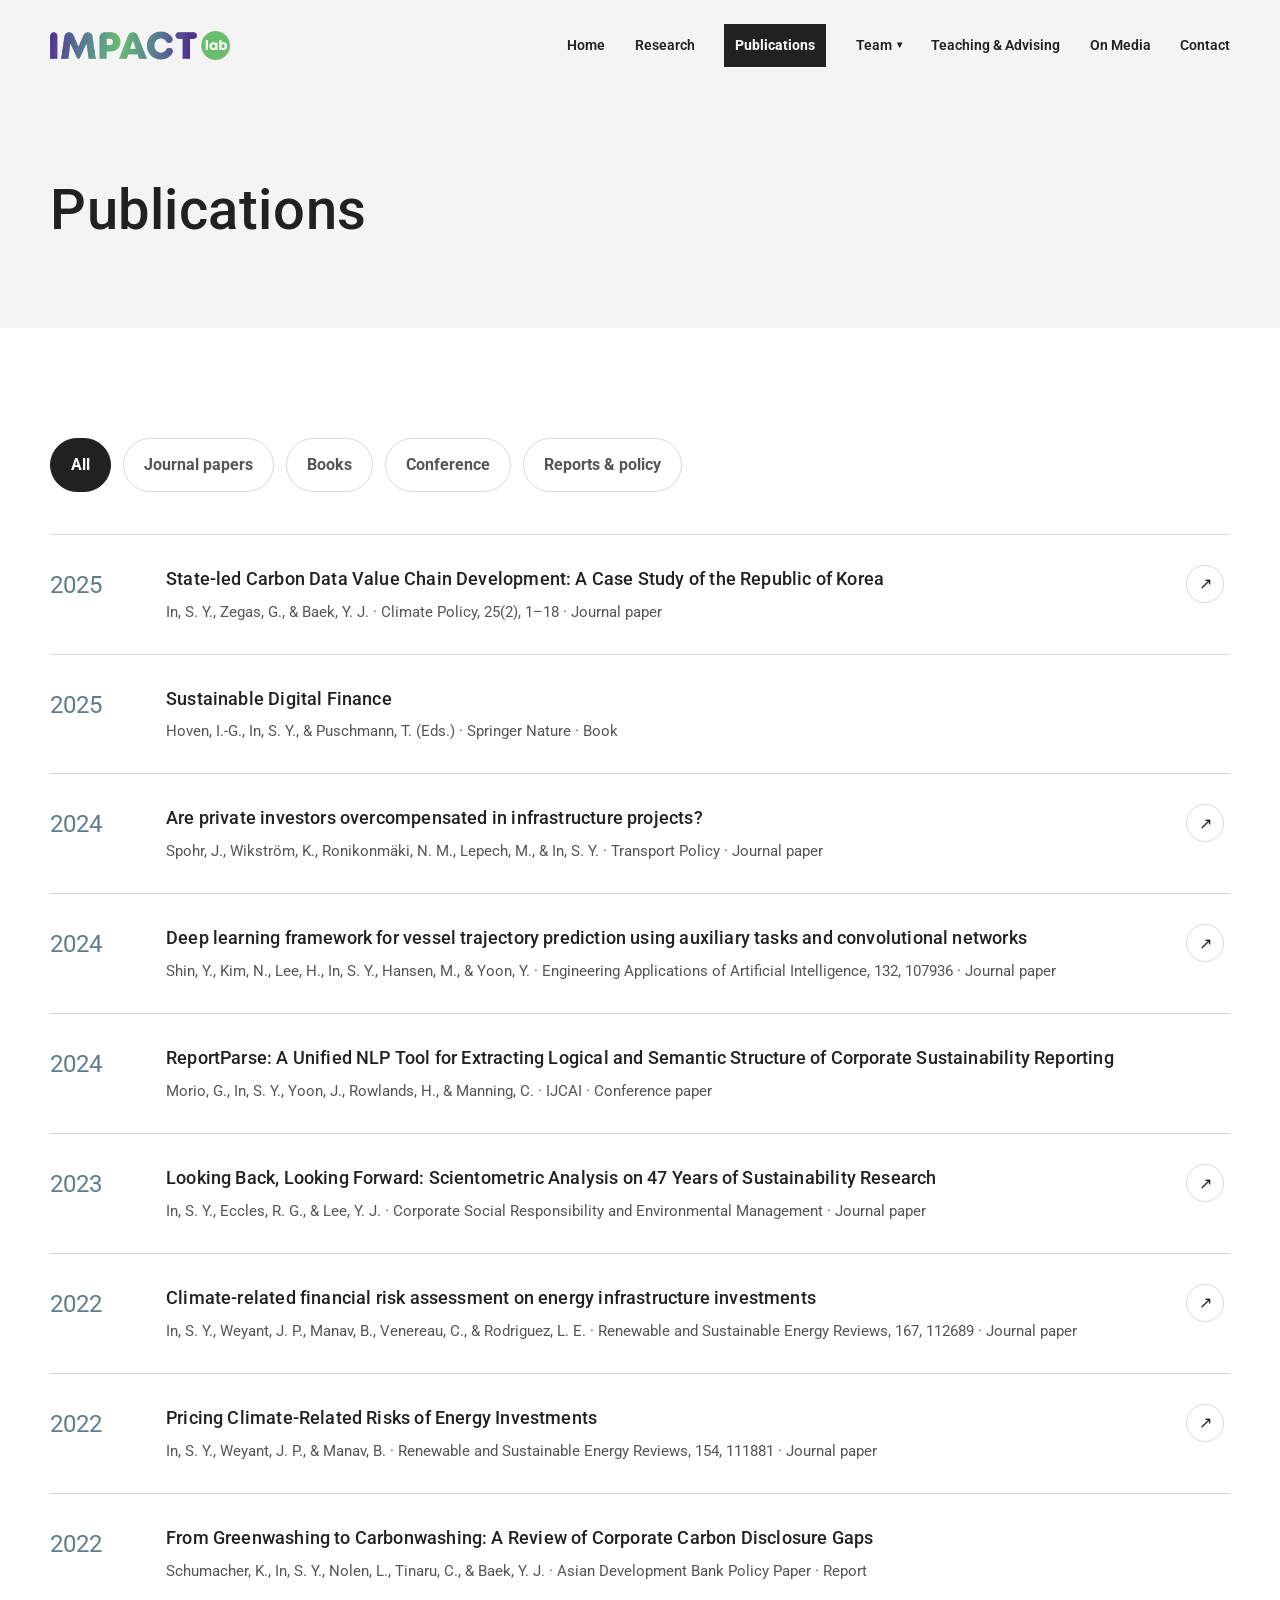
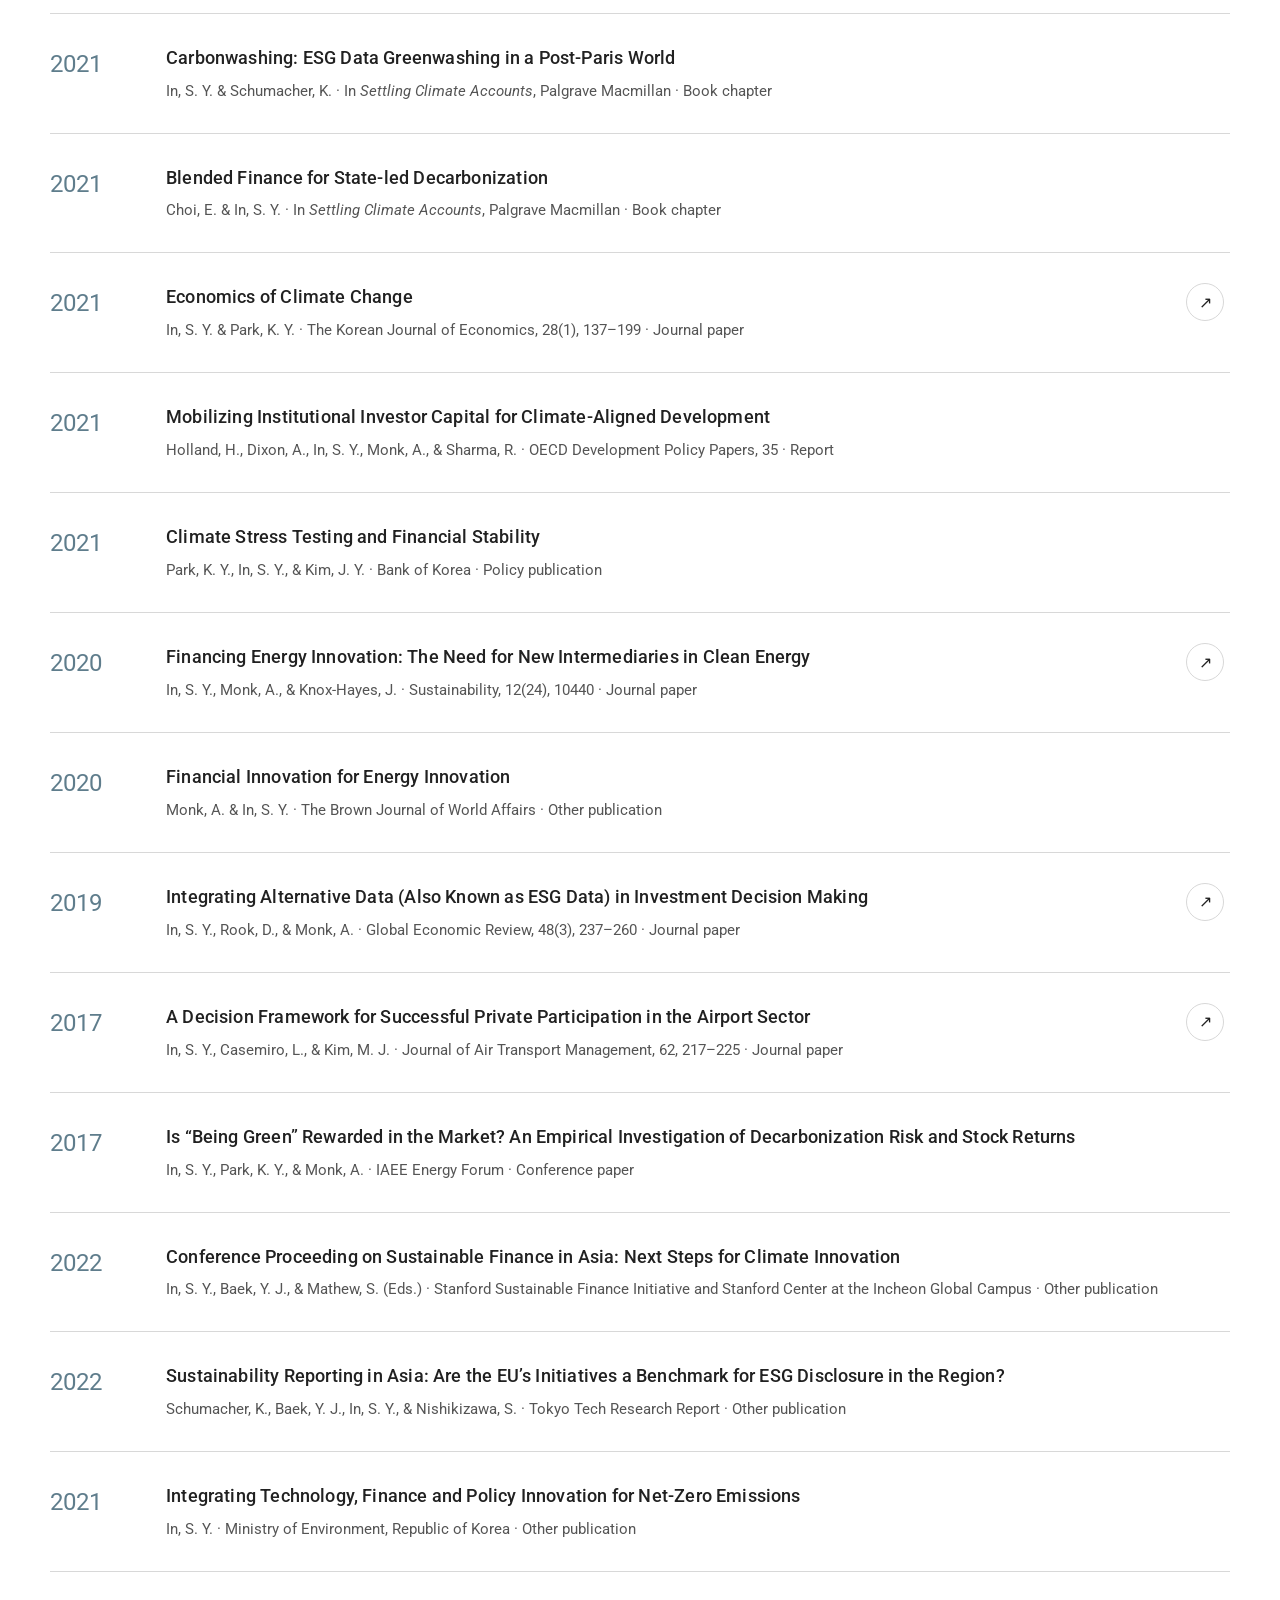
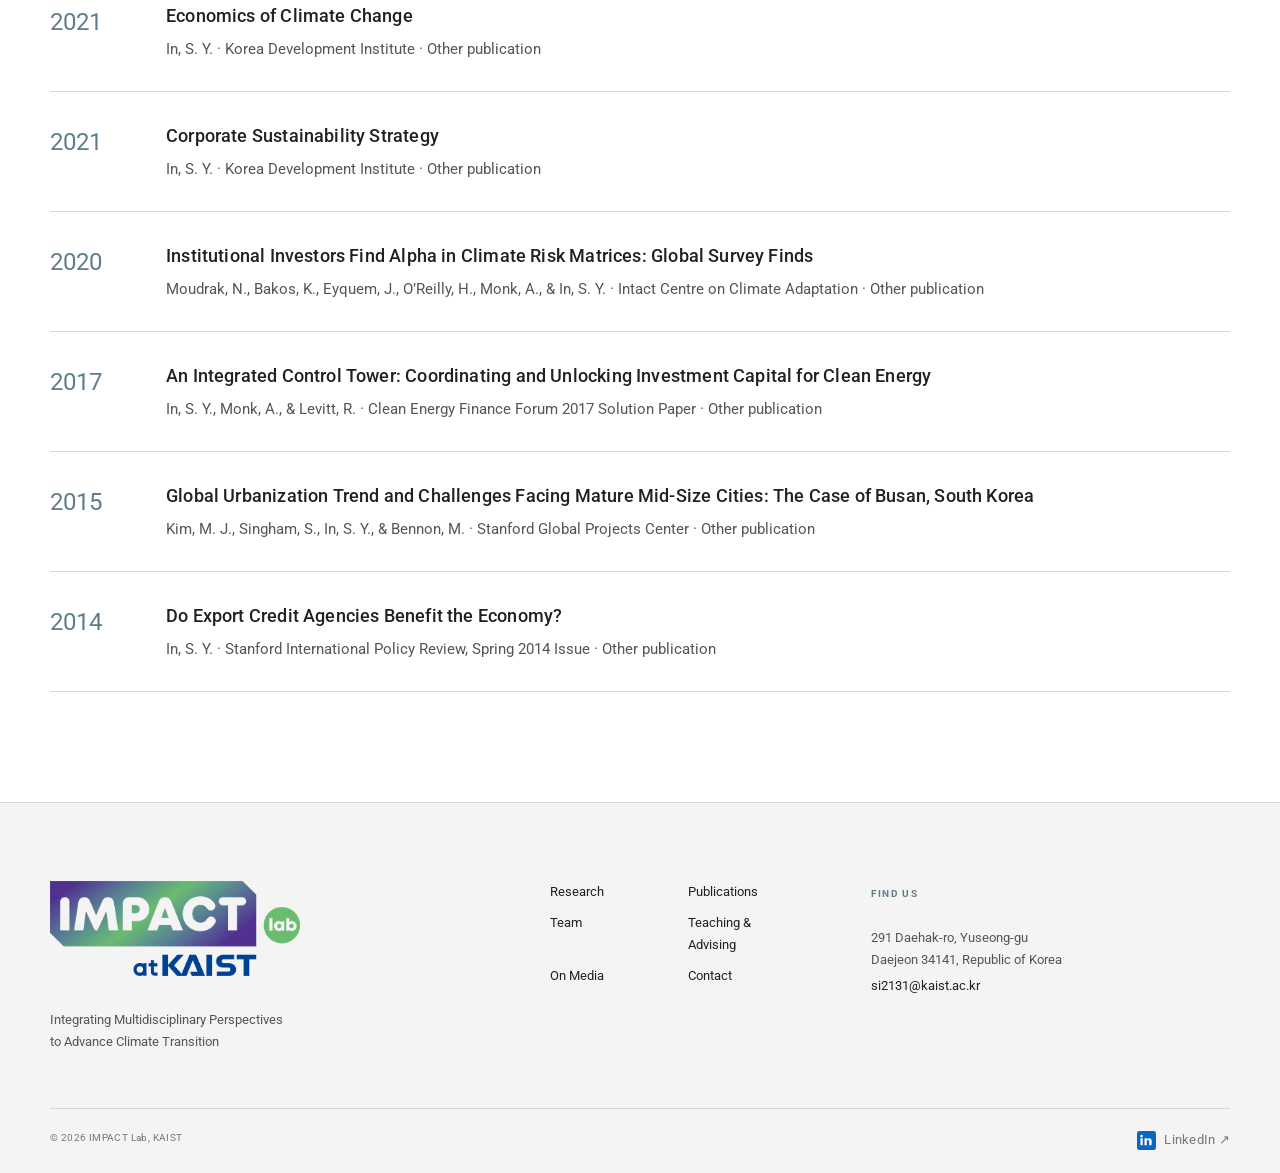
<file: publications.html>
<!doctype html>
<html lang="en">
<head>
  <meta charset="utf-8">
  <meta name="viewport" content="width=1180">
  <meta name="description" content="Journal papers, books, conference papers, and reports from IMPACT Lab at KAIST.">
  <meta name="theme-color" content="#f4f4f4">
  <meta name="color-scheme" content="light">
  <meta name="supported-color-schemes" content="light">
  <title>Publications | IMPACT Lab</title>
  <link rel="icon" href="assets/favicon-impact.svg" type="image/svg+xml">
  <link rel="stylesheet" href="assets/css/style.css?v=20260906-team-dropdown-v1">
  <script src="assets/js/site.js?v=20260906-team-dropdown-v1" defer></script>
</head>
<body>
  <div data-site-header></div>
  <main id="main-content">
    <section class="page-hero page-hero-simple">
      <div class="container">
        <div><h1>Publications</h1></div>
      </div>
    </section>

    <section class="section">
      <div class="container">
        <div class="filter-bar" aria-label="Filter publications" data-reveal>
          <button class="filter-button active" type="button" data-filter="all">All</button>
          <button class="filter-button" type="button" data-filter="journal">Journal papers</button>
          <button class="filter-button" type="button" data-filter="book">Books</button>
          <button class="filter-button" type="button" data-filter="conference">Conference</button>
          <button class="filter-button" type="button" data-filter="report">Reports &amp; policy</button>
        </div>
        <div class="publication-list">
          <article class="publication-item" data-pub-type="journal">
            <time>2025</time><div><h3>State-led Carbon Data Value Chain Development: A Case Study of the Republic of Korea</h3><p>In, S. Y., Zegas, G., &amp; Baek, Y. J. · Climate Policy, 25(2), 1–18 · Journal paper</p></div><a href="https://doi.org/10.1080/14693062.2024.2371385" target="_blank" rel="noreferrer" aria-label="Open publication">↗</a>
          </article>
          <article class="publication-item" data-pub-type="book">
            <time>2025</time><div><h3>Sustainable Digital Finance</h3><p>Hoven, I.-G., In, S. Y., &amp; Puschmann, T. (Eds.) · Springer Nature · Book</p></div><span></span>
          </article>
          <article class="publication-item" data-pub-type="journal">
            <time>2024</time><div><h3>Are private investors overcompensated in infrastructure projects?</h3><p>Spohr, J., Wikström, K., Ronikonmäki, N. M., Lepech, M., &amp; In, S. Y. · Transport Policy · Journal paper</p></div><a href="https://doi.org/10.1016/j.tranpol.2024.04.009" target="_blank" rel="noreferrer" aria-label="Open publication">↗</a>
          </article>
          <article class="publication-item" data-pub-type="journal">
            <time>2024</time><div><h3>Deep learning framework for vessel trajectory prediction using auxiliary tasks and convolutional networks</h3><p>Shin, Y., Kim, N., Lee, H., In, S. Y., Hansen, M., &amp; Yoon, Y. · Engineering Applications of Artificial Intelligence, 132, 107936 · Journal paper</p></div><a href="https://doi.org/10.1016/j.engappai.2024.107936" target="_blank" rel="noreferrer" aria-label="Open publication">↗</a>
          </article>
          <article class="publication-item" data-pub-type="conference">
            <time>2024</time><div><h3>ReportParse: A Unified NLP Tool for Extracting Logical and Semantic Structure of Corporate Sustainability Reporting</h3><p>Morio, G., In, S. Y., Yoon, J., Rowlands, H., &amp; Manning, C. · IJCAI · Conference paper</p></div><span></span>
          </article>
          <article class="publication-item" data-pub-type="journal">
            <time>2023</time><div><h3>Looking Back, Looking Forward: Scientometric Analysis on 47 Years of Sustainability Research</h3><p>In, S. Y., Eccles, R. G., &amp; Lee, Y. J. · Corporate Social Responsibility and Environmental Management · Journal paper</p></div><a href="https://doi.org/10.1002/csr.2679" target="_blank" rel="noreferrer" aria-label="Open publication">↗</a>
          </article>
          <article class="publication-item" data-pub-type="journal">
            <time>2022</time><div><h3>Climate-related financial risk assessment on energy infrastructure investments</h3><p>In, S. Y., Weyant, J. P., Manav, B., Venereau, C., &amp; Rodriguez, L. E. · Renewable and Sustainable Energy Reviews, 167, 112689 · Journal paper</p></div><a href="https://doi.org/10.1016/j.rser.2022.112689" target="_blank" rel="noreferrer" aria-label="Open publication">↗</a>
          </article>
          <article class="publication-item" data-pub-type="journal">
            <time>2022</time><div><h3>Pricing Climate-Related Risks of Energy Investments</h3><p>In, S. Y., Weyant, J. P., &amp; Manav, B. · Renewable and Sustainable Energy Reviews, 154, 111881 · Journal paper</p></div><a href="https://doi.org/10.1016/j.rser.2021.111881" target="_blank" rel="noreferrer" aria-label="Open publication">↗</a>
          </article>
          <article class="publication-item" data-pub-type="report">
            <time>2022</time><div><h3>From Greenwashing to Carbonwashing: A Review of Corporate Carbon Disclosure Gaps</h3><p>Schumacher, K., In, S. Y., Nolen, L., Tinaru, C., &amp; Baek, Y. J. · Asian Development Bank Policy Paper · Report</p></div><span></span>
          </article>
          <article class="publication-item" data-pub-type="book">
            <time>2021</time><div><h3>Carbonwashing: ESG Data Greenwashing in a Post-Paris World</h3><p>In, S. Y. &amp; Schumacher, K. · In <em>Settling Climate Accounts</em>, Palgrave Macmillan · Book chapter</p></div><span></span>
          </article>
          <article class="publication-item" data-pub-type="book">
            <time>2021</time><div><h3>Blended Finance for State-led Decarbonization</h3><p>Choi, E. &amp; In, S. Y. · In <em>Settling Climate Accounts</em>, Palgrave Macmillan · Book chapter</p></div><span></span>
          </article>
          <article class="publication-item" data-pub-type="journal">
            <time>2021</time><div><h3>Economics of Climate Change</h3><p>In, S. Y. &amp; Park, K. Y. · The Korean Journal of Economics, 28(1), 137–199 · Journal paper</p></div><a href="https://doi.org/10.46228/KJE.28.1.4" target="_blank" rel="noreferrer" aria-label="Open publication">↗</a>
          </article>
          <article class="publication-item" data-pub-type="report">
            <time>2021</time><div><h3>Mobilizing Institutional Investor Capital for Climate-Aligned Development</h3><p>Holland, H., Dixon, A., In, S. Y., Monk, A., &amp; Sharma, R. · OECD Development Policy Papers, 35 · Report</p></div><span></span>
          </article>
          <article class="publication-item" data-pub-type="report">
            <time>2021</time><div><h3>Climate Stress Testing and Financial Stability</h3><p>Park, K. Y., In, S. Y., &amp; Kim, J. Y. · Bank of Korea · Policy publication</p></div><span></span>
          </article>
          <article class="publication-item" data-pub-type="journal">
            <time>2020</time><div><h3>Financing Energy Innovation: The Need for New Intermediaries in Clean Energy</h3><p>In, S. Y., Monk, A., &amp; Knox-Hayes, J. · Sustainability, 12(24), 10440 · Journal paper</p></div><a href="https://doi.org/10.3390/su122410440" target="_blank" rel="noreferrer" aria-label="Open publication">↗</a>
          </article>
          <article class="publication-item" data-pub-type="report">
            <time>2020</time><div><h3>Financial Innovation for Energy Innovation</h3><p>Monk, A. &amp; In, S. Y. · The Brown Journal of World Affairs · Other publication</p></div><span></span>
          </article>
          <article class="publication-item" data-pub-type="journal">
            <time>2019</time><div><h3>Integrating Alternative Data (Also Known as ESG Data) in Investment Decision Making</h3><p>In, S. Y., Rook, D., &amp; Monk, A. · Global Economic Review, 48(3), 237–260 · Journal paper</p></div><a href="https://doi.org/10.1080/1226508X.2019.1643059" target="_blank" rel="noreferrer" aria-label="Open publication">↗</a>
          </article>
          <article class="publication-item" data-pub-type="journal">
            <time>2017</time><div><h3>A Decision Framework for Successful Private Participation in the Airport Sector</h3><p>In, S. Y., Casemiro, L., &amp; Kim, M. J. · Journal of Air Transport Management, 62, 217–225 · Journal paper</p></div><a href="https://doi.org/10.1016/j.jairtraman.2017.05.001" target="_blank" rel="noreferrer" aria-label="Open publication">↗</a>
          </article>
          <article class="publication-item" data-pub-type="conference">
            <time>2017</time><div><h3>Is “Being Green” Rewarded in the Market? An Empirical Investigation of Decarbonization Risk and Stock Returns</h3><p>In, S. Y., Park, K. Y., &amp; Monk, A. · IAEE Energy Forum · Conference paper</p></div><span></span>
          </article>
          <article class="publication-item" data-pub-type="report">
            <time>2022</time><div><h3>Conference Proceeding on Sustainable Finance in Asia: Next Steps for Climate Innovation</h3><p>In, S. Y., Baek, Y. J., &amp; Mathew, S. (Eds.) · Stanford Sustainable Finance Initiative and Stanford Center at the Incheon Global Campus · Other publication</p></div><span></span>
          </article>
          <article class="publication-item" data-pub-type="report">
            <time>2022</time><div><h3>Sustainability Reporting in Asia: Are the EU’s Initiatives a Benchmark for ESG Disclosure in the Region?</h3><p>Schumacher, K., Baek, Y. J., In, S. Y., &amp; Nishikizawa, S. · Tokyo Tech Research Report · Other publication</p></div><span></span>
          </article>
          <article class="publication-item" data-pub-type="report">
            <time>2021</time><div><h3>Integrating Technology, Finance and Policy Innovation for Net-Zero Emissions</h3><p>In, S. Y. · Ministry of Environment, Republic of Korea · Other publication</p></div><span></span>
          </article>
          <article class="publication-item" data-pub-type="report">
            <time>2021</time><div><h3>Economics of Climate Change</h3><p>In, S. Y. · Korea Development Institute · Other publication</p></div><span></span>
          </article>
          <article class="publication-item" data-pub-type="report">
            <time>2021</time><div><h3>Corporate Sustainability Strategy</h3><p>In, S. Y. · Korea Development Institute · Other publication</p></div><span></span>
          </article>
          <article class="publication-item" data-pub-type="report">
            <time>2020</time><div><h3>Institutional Investors Find Alpha in Climate Risk Matrices: Global Survey Finds</h3><p>Moudrak, N., Bakos, K., Eyquem, J., O’Reilly, H., Monk, A., &amp; In, S. Y. · Intact Centre on Climate Adaptation · Other publication</p></div><span></span>
          </article>
          <article class="publication-item" data-pub-type="report">
            <time>2017</time><div><h3>An Integrated Control Tower: Coordinating and Unlocking Investment Capital for Clean Energy</h3><p>In, S. Y., Monk, A., &amp; Levitt, R. · Clean Energy Finance Forum 2017 Solution Paper · Other publication</p></div><span></span>
          </article>
          <article class="publication-item" data-pub-type="report">
            <time>2015</time><div><h3>Global Urbanization Trend and Challenges Facing Mature Mid-Size Cities: The Case of Busan, South Korea</h3><p>Kim, M. J., Singham, S., In, S. Y., &amp; Bennon, M. · Stanford Global Projects Center · Other publication</p></div><span></span>
          </article>
          <article class="publication-item" data-pub-type="report">
            <time>2014</time><div><h3>Do Export Credit Agencies Benefit the Economy?</h3><p>In, S. Y. · Stanford International Policy Review, Spring 2014 Issue · Other publication</p></div><span></span>
          </article>
        </div>
      </div>
    </section>
  </main>
  <div data-site-footer></div>
</body>
</html>
</file>
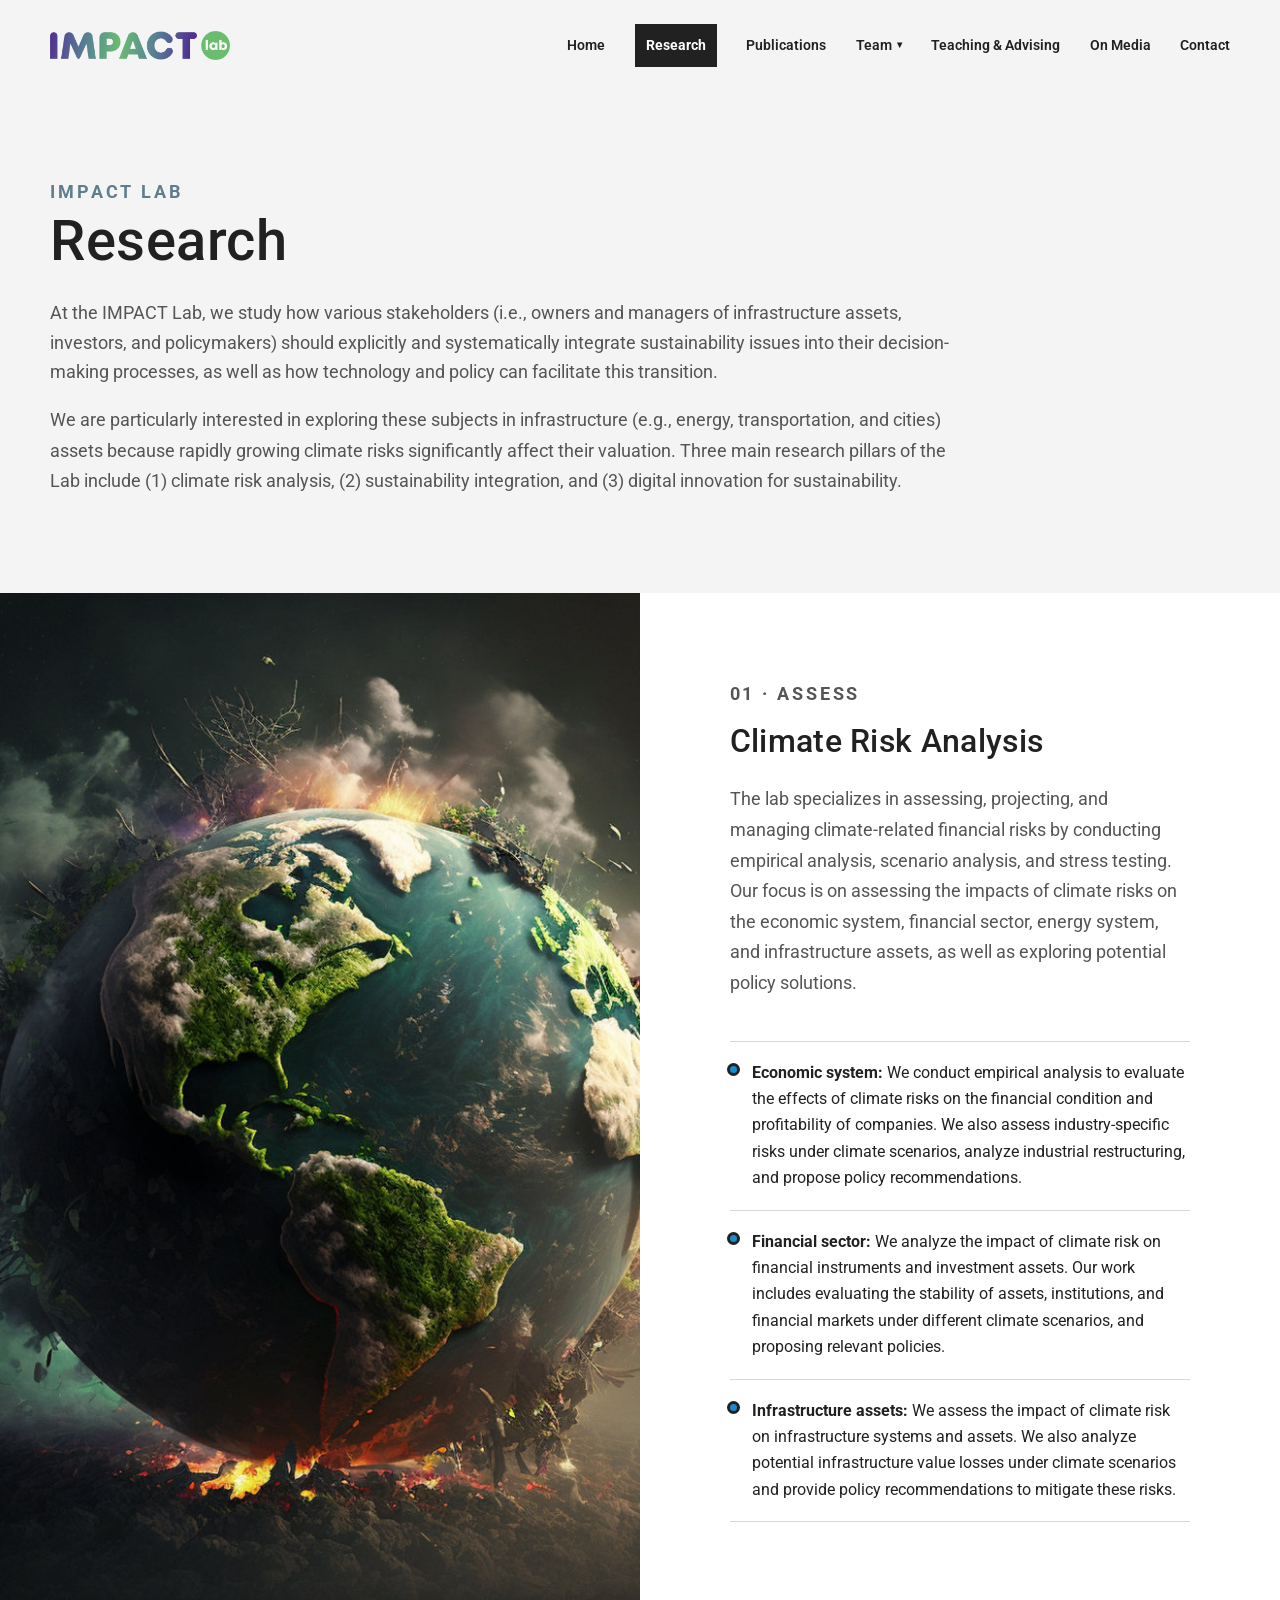
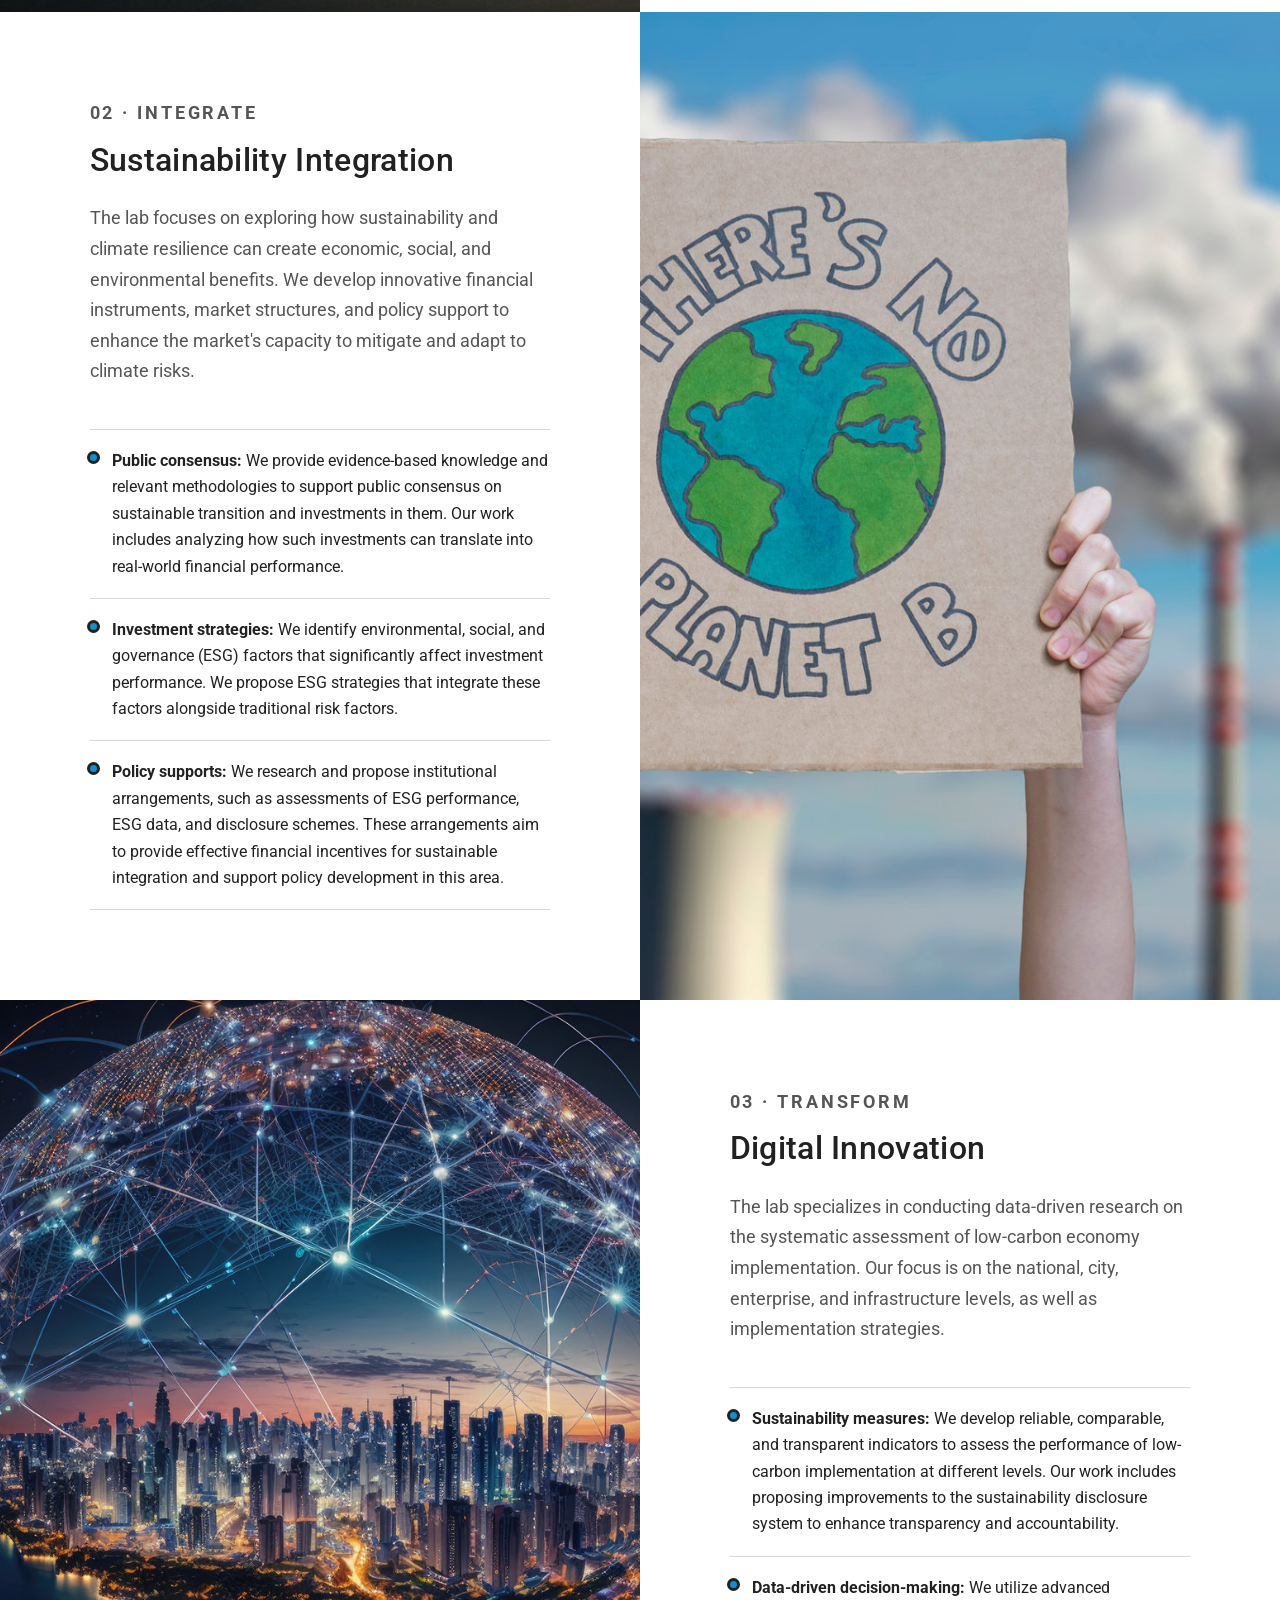
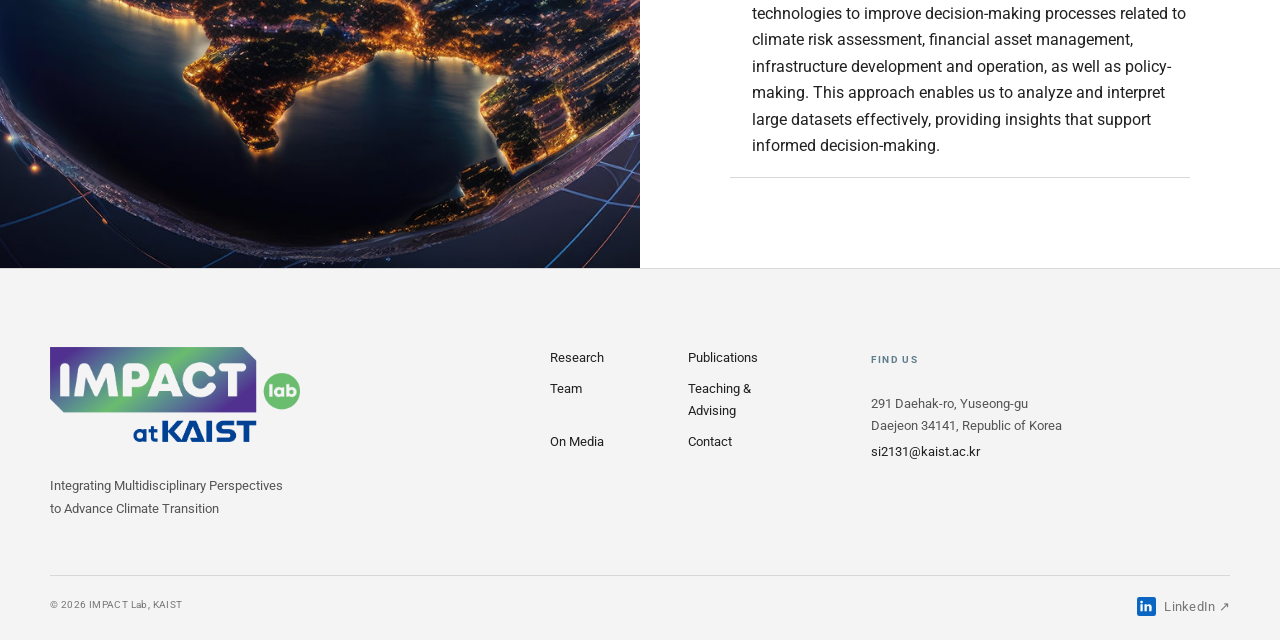
<file: research.html>
<!doctype html>
<html lang="en">
<head>
  <meta charset="utf-8">
  <meta name="viewport" content="width=1180">
  <meta name="description" content="IMPACT Lab research in climate risk, sustainability integration, and digital innovation.">
  <meta name="theme-color" content="#f4f4f4">
  <meta name="color-scheme" content="light">
  <meta name="supported-color-schemes" content="light">
  <title>Research | IMPACT Lab</title>
  <link rel="icon" href="assets/favicon-impact.svg" type="image/svg+xml">
  <link rel="stylesheet" href="assets/css/style.css?v=20260906-team-dropdown-v1">
  <script src="assets/js/site.js?v=20260906-team-dropdown-v1" defer></script>
</head>
<body>
  <div data-site-header></div>
  <main id="main-content">
    <section class="page-hero page-hero-dark page-hero-simple research-overview">
      <div class="container">
        <div data-reveal>
          <p class="eyebrow">IMPACT Lab</p>
          <h1>Research</h1>
          <p class="lead">At the IMPACT Lab, we study how various stakeholders (i.e., owners and managers of infrastructure assets, investors, and policymakers) should explicitly and systematically integrate sustainability issues into their decision-making processes, as well as how technology and policy can facilitate this transition.</p>
          <p>We are particularly interested in exploring these subjects in infrastructure (e.g., energy, transportation, and cities) assets because rapidly growing climate risks significantly affect their valuation. Three main research pillars of the Lab include (1) climate risk analysis, (2) sustainability integration, and (3) digital innovation for sustainability.</p>
        </div>
      </div>
    </section>

    <section aria-label="Research areas">
      <article class="research-detail" id="climate-risk">
        <div class="research-detail-image"><img src="assets/images/research-climate.jpg" alt="Earth affected by climate change" loading="lazy"></div>
        <div class="research-detail-copy" data-reveal>
          <p class="eyebrow">01 · Assess</p>
          <h2>Climate Risk Analysis</h2>
          <p>The lab specializes in assessing, projecting, and managing climate-related financial risks by conducting empirical analysis, scenario analysis, and stress testing. Our focus is on assessing the impacts of climate risks on the economic system, financial sector, energy system, and infrastructure assets, as well as exploring potential policy solutions.</p>
          <ul class="topic-list">
            <li><strong>Economic system:</strong> We conduct empirical analysis to evaluate the effects of climate risks on the financial condition and profitability of companies. We also assess industry-specific risks under climate scenarios, analyze industrial restructuring, and propose policy recommendations.</li>
            <li><strong>Financial sector:</strong> We analyze the impact of climate risk on financial instruments and investment assets. Our work includes evaluating the stability of assets, institutions, and financial markets under different climate scenarios, and proposing relevant policies.</li>
            <li><strong>Infrastructure assets:</strong> We assess the impact of climate risk on infrastructure systems and assets. We also analyze potential infrastructure value losses under climate scenarios and provide policy recommendations to mitigate these risks.</li>
          </ul>
        </div>
      </article>
      <article class="research-detail" id="sustainability">
        <div class="research-detail-image"><img src="assets/images/research-integration.jpg" alt="Public climate action in an industrial setting" loading="lazy"></div>
        <div class="research-detail-copy" data-reveal>
          <p class="eyebrow">02 · Integrate</p>
          <h2>Sustainability Integration</h2>
          <p>The lab focuses on exploring how sustainability and climate resilience can create economic, social, and environmental benefits. We develop innovative financial instruments, market structures, and policy support to enhance the market's capacity to mitigate and adapt to climate risks.</p>
          <ul class="topic-list">
            <li><strong>Public consensus:</strong> We provide evidence-based knowledge and relevant methodologies to support public consensus on sustainable transition and investments in them. Our work includes analyzing how such investments can translate into real-world financial performance.</li>
            <li><strong>Investment strategies:</strong> We identify environmental, social, and governance (ESG) factors that significantly affect investment performance. We propose ESG strategies that integrate these factors alongside traditional risk factors.</li>
            <li><strong>Policy supports:</strong> We research and propose institutional arrangements, such as assessments of ESG performance, ESG data, and disclosure schemes. These arrangements aim to provide effective financial incentives for sustainable integration and support policy development in this area.</li>
          </ul>
        </div>
      </article>
      <article class="research-detail" id="digital">
        <div class="research-detail-image"><img src="assets/images/research-digital.jpg" alt="A connected city representing digital innovation" loading="lazy"></div>
        <div class="research-detail-copy" data-reveal>
          <p class="eyebrow">03 · Transform</p>
          <h2>Digital Innovation</h2>
          <p>The lab specializes in conducting data-driven research on the systematic assessment of low-carbon economy implementation. Our focus is on the national, city, enterprise, and infrastructure levels, as well as implementation strategies.</p>
          <ul class="topic-list">
            <li><strong>Sustainability measures:</strong> We develop reliable, comparable, and transparent indicators to assess the performance of low-carbon implementation at different levels. Our work includes proposing improvements to the sustainability disclosure system to enhance transparency and accountability.</li>
            <li><strong>Data-driven decision-making:</strong> We utilize advanced technologies to improve decision-making processes related to climate risk assessment, financial asset management, infrastructure development and operation, as well as policy-making. This approach enables us to analyze and interpret large datasets effectively, providing insights that support informed decision-making.</li>
          </ul>
        </div>
      </article>
    </section>

  </main>
  <div data-site-footer></div>
</body>
</html>
</file>
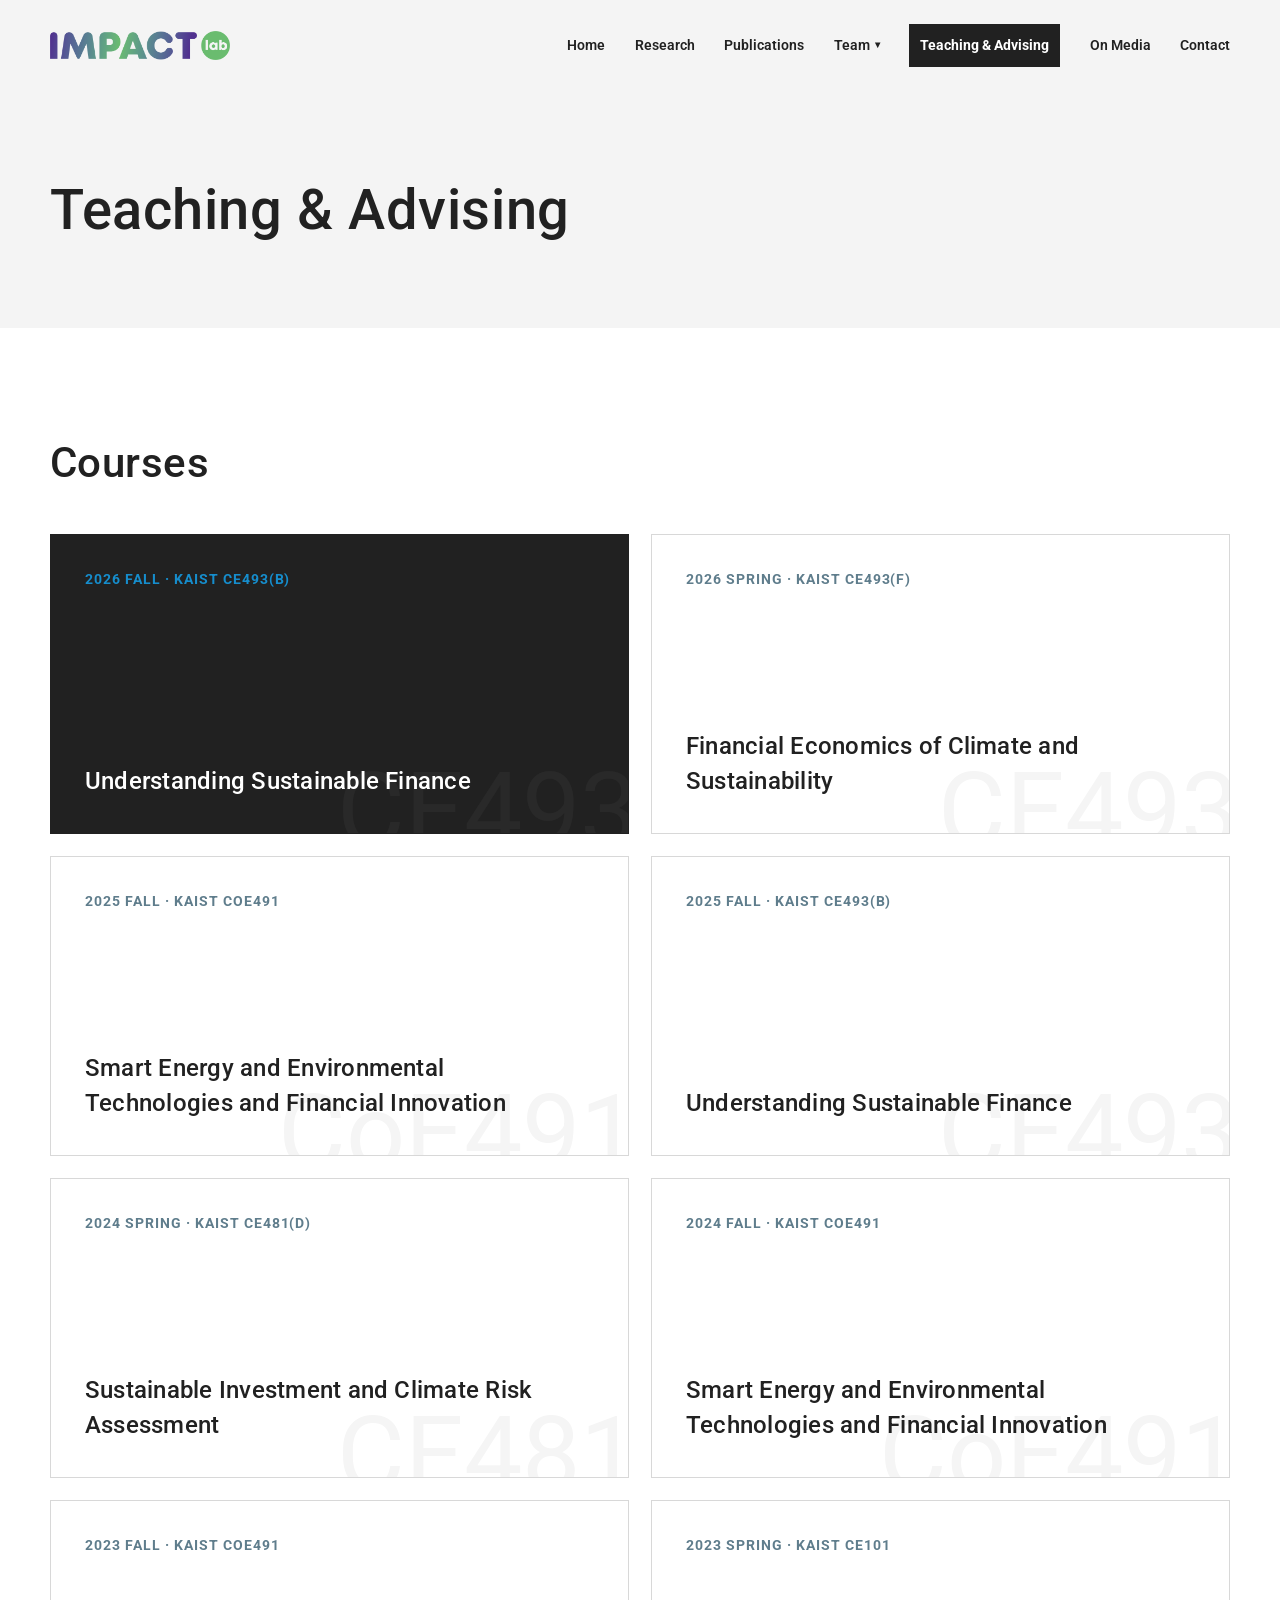
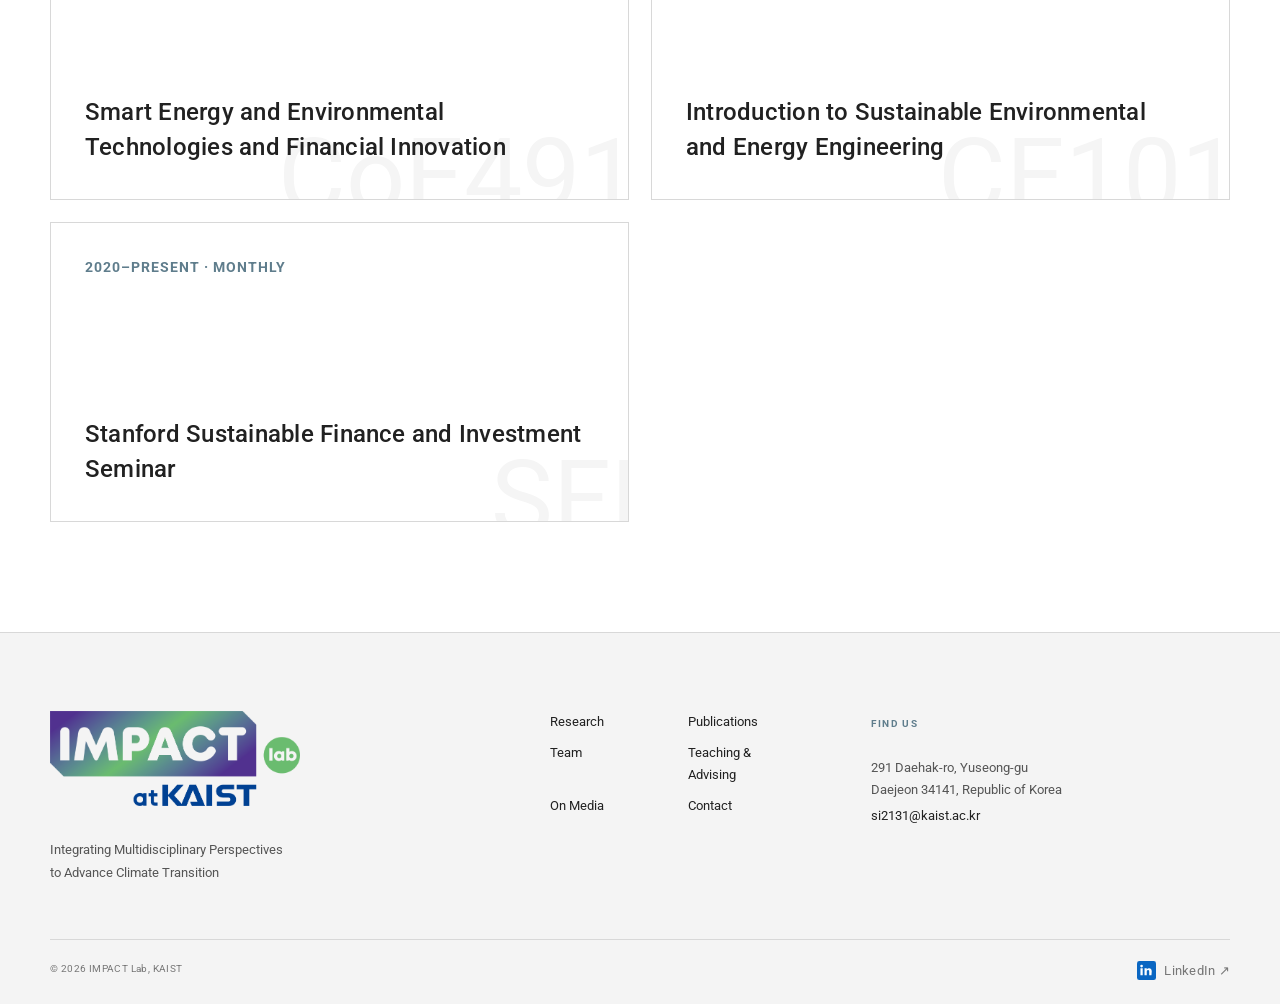
<file: teaching.html>
<!doctype html>
<html lang="en">
<head>
  <meta charset="utf-8">
  <meta name="viewport" content="width=1180">
  <meta name="description" content="Courses and advising from IMPACT Lab at KAIST.">
  <meta name="theme-color" content="#f4f4f4">
  <meta name="color-scheme" content="light">
  <meta name="supported-color-schemes" content="light">
  <title>Teaching &amp; Advising | IMPACT Lab</title>
  <link rel="icon" href="assets/favicon-impact.svg" type="image/svg+xml">
  <link rel="stylesheet" href="assets/css/style.css?v=20260906-team-dropdown-v1">
  <script src="assets/js/site.js?v=20260906-team-dropdown-v1" defer></script>
</head>
<body>
  <div data-site-header></div>
  <main id="main-content">
    <section class="page-hero page-hero-dark page-hero-simple teaching-hero">
      <div class="container">
        <div><h1>Teaching &amp; Advising</h1></div>
      </div>
    </section>

    <section class="section">
      <div class="container">
        <div class="section-heading" data-reveal>
          <div><h2>Courses</h2></div>
        </div>
        <div class="course-grid">
          <article class="course-card featured" data-code="CE493" data-reveal><span class="course-term">2026 Fall · KAIST CE493(B)</span><h3>Understanding Sustainable Finance</h3></article>
          <article class="course-card" data-code="CE493" data-reveal><span class="course-term">2026 Spring · KAIST CE493(F)</span><h3>Financial Economics of Climate and Sustainability</h3></article>
          <article class="course-card" data-code="CoE491" data-reveal><span class="course-term">2025 Fall · KAIST CoE491</span><h3>Smart Energy and Environmental Technologies and Financial Innovation</h3></article>
          <article class="course-card" data-code="CE493" data-reveal><span class="course-term">2025 Fall · KAIST CE493(B)</span><h3>Understanding Sustainable Finance</h3></article>
          <article class="course-card" data-code="CE481" data-reveal><span class="course-term">2024 Spring · KAIST CE481(D)</span><h3>Sustainable Investment and Climate Risk Assessment</h3></article>
          <article class="course-card" data-code="CoE491" data-reveal><span class="course-term">2024 Fall · KAIST CoE491</span><h3>Smart Energy and Environmental Technologies and Financial Innovation</h3></article>
          <article class="course-card" data-code="CoE491" data-reveal><span class="course-term">2023 Fall · KAIST CoE491</span><h3>Smart Energy and Environmental Technologies and Financial Innovation</h3></article>
          <article class="course-card" data-code="CE101" data-reveal><span class="course-term">2023 Spring · KAIST CE101</span><h3>Introduction to Sustainable Environmental and Energy Engineering</h3></article>
          <article class="course-card" data-code="SFI" data-reveal><span class="course-term">2020–Present · Monthly</span><h3>Stanford Sustainable Finance and Investment Seminar</h3></article>
        </div>
      </div>
    </section>

  </main>
  <div data-site-footer></div>
</body>
</html>
</file>
<file: assets/css/style.css>
@import url("https://fonts.googleapis.com/css2?family=Roboto:wght@400;500;700&display=swap");

:root {
  color-scheme: only light;
  --ink: #212121;
  --muted: #555555;
  --forest: #212121;
  --forest-2: #5f7d8c;
  --lime: #168dcc;
  --mint: #dbe6eb;
  --sand: #f4f4f4;
  --cream: #ffffff;
  --white: #fff;
  --line: #d8d8d8;
  --orange: #168dcc;
  --serif: "Roboto", "Noto Sans KR", Arial, sans-serif;
  --sans: "Roboto", "Noto Sans KR", Arial, sans-serif;
  --container: min(1180px, calc(100% - 48px));
  --shadow: 0 24px 70px rgba(0, 0, 0, .10);
}

*, *::before, *::after { box-sizing: border-box; color-scheme: only light; }
html { scroll-behavior: smooth; background: var(--cream); }
body { margin: 0; color: var(--ink); background: var(--cream); font-family: var(--sans); font-size: 16px; line-height: 1.7; -webkit-font-smoothing: antialiased; }
body.nav-open { overflow: hidden; }
img { display: block; max-width: 100%; }
a { color: inherit; text-decoration: none; }
button, input, textarea, select { font: inherit; }
button { color: inherit; }
.sr-only { position: absolute; width: 1px; height: 1px; padding: 0; margin: -1px; overflow: hidden; clip: rect(0,0,0,0); white-space: nowrap; border: 0; }
.skip-link { position: fixed; top: 8px; left: 8px; z-index: 999; transform: translateY(-150%); padding: 9px 14px; background: var(--lime); color: var(--forest); border-radius: 5px; font-weight: 700; }
.skip-link:focus { transform: translateY(0); }

.site-header { position: fixed; inset: 0 0 auto; z-index: 100; height: 92px; color: var(--ink); background: rgba(244,244,244,.96); border-bottom: 1px solid transparent; transition: height .25s, background .25s, box-shadow .25s; backdrop-filter: blur(16px); }
.site-header.scrolled { height: 76px; border-bottom-color: rgba(33,33,33,.12); box-shadow: 0 8px 22px rgba(0,0,0,.05); }
.nav-shell { width: var(--container); height: 100%; margin: auto; display: flex; align-items: center; justify-content: space-between; gap: 32px; }
.header-brand { flex: none; display: flex; align-items: center; }
.header-logo { display: block; width: 180px; height: auto; }
.brand { display: inline-flex; align-items: center; gap: 12px; flex: none; }
.brand-logo { display: block; width: clamp(174px, 15vw, 218px); height: auto; }
.brand-mark { width: 40px; height: 40px; display: flex; align-items: flex-end; gap: 3px; padding: 9px; background: var(--forest); border-radius: 2px; transform: none; }
.brand-mark i { display: block; width: 5px; background: var(--lime); border-radius: 5px; }
.brand-mark i:nth-child(1) { height: 12px; }
.brand-mark i:nth-child(2) { height: 20px; }
.brand-mark i:nth-child(3) { height: 16px; }
.brand-copy { display: grid; line-height: 1; letter-spacing: .02em; }
.brand-copy strong { font-family: var(--serif); font-size: 17px; font-weight: 600; letter-spacing: .03em; }
.brand-copy small { margin-top: 6px; color: var(--muted); font-size: 10px; font-weight: 700; letter-spacing: .23em; }
.primary-nav { flex: none; display: flex; align-items: center; gap: clamp(20px, 2.3vw, 36px); }
.primary-nav a { position: relative; padding: 10px 0; color: var(--ink); font-size: 14px; font-weight: 600; }
.primary-nav a::after { content: ""; position: absolute; left: 0; right: 100%; bottom: 3px; height: 2px; background: var(--forest); transition: right .25s; }
.primary-nav a:hover::after, .primary-nav a.active::after { right: 0; }
.primary-nav a.active { padding-inline: 11px; color: var(--white); background: var(--ink); font-weight: 700; }
.primary-nav a.active::after { display: none; }
.nav-dropdown { position: relative; display: flex; align-items: center; }
.nav-dropdown-trigger { display: inline-flex; align-items: center; gap: 5px; }
.nav-chevron { font-size: 10px; line-height: 1; transition: transform .2s; }
.nav-submenu { position: absolute; z-index: 5; top: 100%; left: 50%; min-width: 154px; padding: 8px; border: 1px solid rgba(33,33,33,.12); border-radius: 3px; background: var(--cream); box-shadow: 0 14px 32px rgba(0,0,0,.12); opacity: 0; visibility: hidden; pointer-events: none; transform: translate(-50%, -7px); transition: opacity .18s, visibility .18s, transform .18s; }
.nav-dropdown:hover .nav-submenu, .nav-dropdown:focus-within .nav-submenu { opacity: 1; visibility: visible; pointer-events: auto; transform: translate(-50%, 0); }
.nav-dropdown:hover .nav-chevron, .nav-dropdown:focus-within .nav-chevron { transform: rotate(180deg); }
.primary-nav .nav-submenu a { display: block; width: 100%; padding: 9px 12px; color: var(--ink); font-size: 13px; font-weight: 500; white-space: nowrap; }
.primary-nav .nav-submenu a::after { display: none; }
.primary-nav .nav-submenu a:hover, .primary-nav .nav-submenu a:focus-visible, .primary-nav .nav-submenu a.current { color: var(--forest); background: var(--mint); }
.primary-nav .nav-submenu a.current { font-weight: 700; }
.menu-toggle { display: none; width: 44px; height: 44px; border: 0; background: none; align-items: center; justify-content: center; flex-direction: column; gap: 5px; }
.menu-toggle span { width: 23px; height: 2px; background: var(--ink); transition: .25s; }

main { overflow: hidden; }
.container { width: var(--container); margin-inline: auto; }
.section { padding: 110px 0; }
.section-sm { padding: 78px 0; }
.section-dark { color: var(--white); background: var(--forest); }
.section-sand { background: var(--sand); }
.section-mint { background: #edf2f4; }
.eyebrow { display: block; margin: 0 0 17px; color: var(--forest-2); font-size: 12px; font-weight: 700; letter-spacing: .16em; line-height: 1.3; text-transform: uppercase; }
.section-dark .eyebrow { color: var(--lime); }
h1, h2, h3, p { margin-top: 0; }
h1, h2, h3, h4, h5, h6, .serif { font-family: var(--serif); font-weight: 500; letter-spacing: .01em; }
h1, h2 { text-transform: none; }
h1 { font-size: clamp(42px, 5vw, 56px); line-height: 1.08; }
h2 { margin-bottom: 24px; font-size: clamp(32px, 3.5vw, 42px); line-height: 1.18; }
h3 { margin-bottom: 14px; font-size: 20px; line-height: 1.4; }
.lead { max-width: 760px; color: #40504b; font-size: clamp(18px, 2.2vw, 23px); line-height: 1.65; }
.section-dark .lead { color: rgba(255,255,255,.74); }
.muted { color: var(--muted); }
.kicker { color: var(--forest-2); font-weight: 700; }
.pill { display: inline-flex; align-items: center; padding: 7px 11px; border: 1px solid rgba(33,33,33,.2); border-radius: 99px; color: var(--ink); background: rgba(255,255,255,.72); font-size: 13px; font-weight: 700; letter-spacing: .02em; }
.tag-row { display: flex; flex-wrap: wrap; gap: 7px; }
.btn { display: inline-flex; align-items: center; justify-content: center; gap: 12px; min-height: 50px; padding: 12px 20px; border: 1px solid var(--forest); border-radius: 3px; background: var(--forest); color: var(--white); font-size: 13px; font-weight: 700; transition: transform .2s, background .2s, color .2s; }
.btn::after { content: "↗"; font-size: 16px; }
.btn:hover { transform: translateY(-2px); background: var(--forest-2); }
.btn-light { border-color: var(--white); background: var(--white); color: var(--forest); }
.btn-light:hover { background: var(--lime); border-color: var(--lime); }
.text-link { display: inline-flex; align-items: center; gap: 8px; color: var(--forest); font-size: 13px; font-weight: 700; }
.text-link::after { content: "→"; transition: transform .2s; }
.text-link:hover::after { transform: translateX(4px); }

.home-hero { min-height: min(870px, 100vh); padding-top: 92px; display: grid; grid-template-columns: minmax(0, 1fr) minmax(420px, 1fr); background: var(--sand); color: var(--ink); }
.hero-copy { display: flex; align-items: center; }
.hero-copy-inner { width: min(590px, calc(100% - 72px)); margin-left: max(48px, calc((100vw - 1180px) / 2)); padding: 80px 0; }
.hero-copy .eyebrow { color: var(--forest-2); }
.hero-copy h1 span { display: block; color: var(--lime); }
.hero-copy .lead { max-width: 560px; margin: 30px 0 38px; color: #3d3d3d; font-size: clamp(17px, 1.7vw, 21px); }
.hero-actions { display: flex; align-items: center; gap: 24px; flex-wrap: wrap; }
.hero-actions .text-link { min-height: 56px; padding: 14px 4px; color: var(--ink); font-size: 15px; }
.hero-actions .btn-light { min-height: 56px; padding: 14px 25px; border-color: var(--ink); background: var(--ink); color: var(--white); font-size: 15px; }
.hero-actions .btn-light:hover { border-color: var(--forest-2); background: var(--forest-2); }
.hero-visual { position: relative; min-height: 620px; overflow: hidden; }
.hero-visual img { width: 100%; height: 100%; object-fit: cover; }
.hero-visual::after { content: ""; position: absolute; inset: 0; background: linear-gradient(90deg, rgba(33,33,33,.14), transparent 35%), linear-gradient(0deg, rgba(0,0,0,.24), transparent 40%); }
.hero-orbit { position: absolute; z-index: 3; left: -66px; bottom: 48px; width: 132px; aspect-ratio: 1; border: 1px solid rgba(214,240,75,.6); border-radius: 50%; }
.hero-orbit::before { content: ""; position: absolute; width: 14px; height: 14px; top: 14px; right: 10px; border-radius: 50%; background: var(--lime); box-shadow: 0 0 30px rgba(214,240,75,.6); }

.intro-grid { display: grid; grid-template-columns: 1.1fr .9fr; gap: clamp(50px, 9vw, 120px); align-items: start; }
.intro-copy .lead { margin-bottom: 30px; }
.impact-intro { max-width: 960px; }
.impact-intro .lead { max-width: 900px; }
.impact-heading { margin-bottom: 10px; font-size: 56px; letter-spacing: -.03em; }
.impact-expansion { max-width: 900px; margin: 0 0 34px; color: var(--muted); font-size: clamp(19px, 2vw, 24px); line-height: 1.55; }
.impact-expansion strong { color: var(--lime); font-weight: 700; }
.stats { display: grid; grid-template-columns: repeat(3, 1fr); margin-top: 50px; border-top: 1px solid var(--line); }
.stat { padding: 25px 20px 0 0; }
.stat strong { display: block; color: var(--forest); font-family: var(--serif); font-size: 36px; font-weight: 400; line-height: 1; }
.stat span { display: block; margin-top: 8px; color: var(--muted); font-size: 11px; font-weight: 700; letter-spacing: .08em; text-transform: uppercase; }
.news-panel { padding: 32px; border: 1px solid var(--line); border-top: 4px solid var(--lime); background: #f7f7f7; box-shadow: none; }
.panel-title { display: flex; align-items: center; justify-content: space-between; margin-bottom: 10px; }
.panel-title h3 { margin: 0; font-family: var(--serif); font-size: 27px; font-weight: 400; }
.news-item { display: grid; grid-template-columns: 78px 1fr; gap: 18px; padding: 21px 0; border-bottom: 1px solid var(--line); }
.news-item:last-of-type { border-bottom: 0; }
.news-date { padding-top: 3px; color: var(--forest-2); font-size: 10px; font-weight: 700; letter-spacing: .1em; }
.news-item p { margin: 0; font-size: 14px; line-height: 1.55; }

.section-heading { display: flex; align-items: end; justify-content: space-between; gap: 40px; margin-bottom: 46px; }
.section-heading h2 { max-width: 660px; margin-bottom: 0; }
.section-heading > p { max-width: 420px; margin-bottom: 4px; color: var(--muted); }
.home-research-heading { align-items: flex-start; }
.home-research-heading > div { max-width: 860px; }
.home-research-heading h2 { margin-bottom: 18px; }
.home-research-heading .research-intro { margin: 0; color: var(--muted); font-size: 18px; line-height: 1.7; }
.research-cards { display: grid; grid-template-columns: repeat(3, 1fr); gap: 20px; }
.research-card { position: relative; min-height: 480px; overflow: hidden; background: #183d35; color: var(--white); }
.research-card img { position: absolute; inset: 0; width: 100%; height: 100%; object-fit: cover; transition: transform .6s ease; }
.research-card::after { content: ""; position: absolute; inset: 0; background: linear-gradient(0deg, rgba(7,26,22,.93), rgba(7,26,22,.06) 75%); }
.research-card-copy { position: absolute; z-index: 2; inset: auto 30px 28px; }
.research-number { display: block; margin-bottom: 12px; color: var(--lime); font-size: 11px; font-weight: 700; letter-spacing: .15em; }
.research-card h3 { margin-bottom: 9px; font-family: var(--serif); font-size: 22px; font-weight: 500; }
.research-card p { margin-bottom: 0; color: rgba(255,255,255,.78); font-size: 15px; line-height: 1.65; }
.research-card:hover img { transform: scale(1.045); }

.feature-grid { display: grid; grid-template-columns: .8fr 1.2fr; gap: clamp(50px, 9vw, 120px); align-items: center; }
.portrait-frame { position: relative; max-width: 440px; }
.portrait-frame::before { content: ""; position: absolute; top: 24px; right: -24px; width: 100%; height: 100%; border: 1px solid rgba(33,33,33,.24); }
.portrait-frame img { position: relative; width: 100%; aspect-ratio: 4 / 5; object-fit: cover; object-position: center 20%; }
.feature-copy blockquote { margin: 0 0 30px; font-family: var(--serif); font-size: clamp(28px, 4vw, 44px); line-height: 1.22; }
.feature-copy p { color: #465550; }
.feature-meta { margin: 28px 0; padding-top: 24px; border-top: 1px solid var(--line); }
.feature-meta strong, .feature-meta span { display: block; }
.feature-meta span { color: var(--muted); font-size: 13px; }

.publication-feature { display: grid; grid-template-columns: 140px 1fr auto; gap: 34px; align-items: center; padding: 36px 0; border-top: 1px solid rgba(255,255,255,.25); border-bottom: 1px solid rgba(255,255,255,.25); }
.pub-year { color: var(--lime); font-family: var(--serif); font-size: 54px; }
.publication-feature h3 { margin: 0 0 8px; font-family: var(--serif); font-size: clamp(24px, 3vw, 34px); font-weight: 400; }
.publication-feature p { margin: 0; color: rgba(255,255,255,.64); font-size: 13px; }
.circle-link { display: grid; width: 60px; height: 60px; place-items: center; border: 1px solid rgba(255,255,255,.5); border-radius: 50%; font-size: 22px; transition: .2s; }
.circle-link:hover { color: var(--forest); background: var(--lime); border-color: var(--lime); transform: rotate(45deg); }
.cta-band { display: grid; grid-template-columns: 1fr auto; gap: 40px; align-items: center; padding: 54px 0; }
.cta-band h2 { margin: 0; font-size: clamp(34px, 4vw, 52px); }
.cta-band p { max-width: 640px; margin: 10px 0 0; }
.cta-actions { display: flex; flex-wrap: wrap; justify-content: flex-end; gap: 10px; }
.cta-links-only { grid-template-columns: 1fr; }
.cta-actions .btn-light { border-color: var(--forest); }

.page-hero { padding: 180px 0 88px; background: var(--sand); }
.page-hero .container { display: grid; grid-template-columns: 1fr minmax(280px, .65fr); gap: 70px; align-items: end; }
.page-hero-simple .container { grid-template-columns: 1fr; }
.page-hero h1 { margin-bottom: 0; color: var(--forest); }
.page-hero p { margin: 0 0 8px; color: #4e5d58; font-size: 18px; }
.page-hero-dark { color: var(--ink); background: var(--sand); }
.page-hero-dark h1 { color: var(--ink); }
.page-hero-dark p { color: var(--muted); }
.page-hero-dark .eyebrow { color: var(--forest-2); }
.research-overview .container > div { max-width: 920px; }
.research-overview h1 { margin-bottom: 26px; }
.research-overview .lead { max-width: 920px; margin-bottom: 18px; }
.research-overview .lead + p { max-width: 920px; }
.team-hero h1 { white-space: nowrap; }
.team-panel[hidden] { display: none; }
.teaching-hero h1 { white-space: nowrap; }
.page-intro { max-width: 820px; }

.research-detail { display: grid; grid-template-columns: 1fr 1fr; gap: 0; background: var(--white); }
.research-detail:nth-child(even) .research-detail-image { order: 2; }
.research-detail-image { min-height: 560px; }
.research-detail-image img { width: 100%; height: 100%; object-fit: cover; }
.research-detail-copy { display: flex; flex-direction: column; justify-content: center; padding: clamp(44px, 7vw, 90px); }
.research-detail-copy h2 { font-size: clamp(27px, 3vw, 32px); }
.research-detail-copy > p { color: var(--muted); font-size: 18px; }
.topic-list { margin: 24px 0 0; padding: 0; list-style: none; border-top: 1px solid var(--line); }
.topic-list li { position: relative; padding: 18px 0 18px 22px; border-bottom: 1px solid var(--line); font-size: 16px; font-weight: 400; line-height: 1.65; }
.topic-list li strong { color: var(--ink); font-weight: 700; }
.topic-list li::before { content: ""; position: absolute; left: 0; top: 24px; width: 7px; height: 7px; border-radius: 50%; background: var(--lime); box-shadow: 0 0 0 3px var(--forest); }

.pi-block { display: grid; grid-template-columns: 380px 1fr; gap: clamp(50px, 8vw, 100px); align-items: start; }
.pi-photo { position: relative; }
.pi-photo img { width: 100%; aspect-ratio: 4/5; object-fit: cover; object-position: center top; }
.pi-copy h2 { margin-bottom: 6px; font-size: clamp(42px, 4vw, 56px); }
.pi-title { display: block; margin-bottom: 24px; color: var(--forest-2); font-size: 16px; font-weight: 500; }
.person-email { display: block; width: fit-content; margin: -5px 0 16px; color: var(--forest-2); font-size: 16px; font-weight: 500; }
.person-email:hover { color: var(--lime); }
.pi-copy p { color: #465550; }
.profile-link { display: inline-flex; align-items: center; gap: 7px; margin-top: 24px; color: var(--forest); font-size: 12px; font-weight: 700; }
.profile-link:hover { color: var(--forest-2); }
.profile-links { display: flex; flex-wrap: wrap; gap: 0 24px; }
.team-profile .profile-link { font-size: 15px; }
.people-heading { margin-bottom: 36px; }
.people-heading h2, .people-simple-section .section-heading h2 { font-size: 33px; }
.people-grid { display: grid; grid-template-columns: 1fr; gap: 0; border-top: 1px solid rgba(33,33,33,.18); }
.person-card { min-width: 0; display: grid; grid-template-columns: minmax(230px, 300px) 1fr; gap: clamp(38px, 6vw, 78px); align-items: center; padding: 46px 0; border-bottom: 1px solid rgba(33,33,33,.18); }
.person-image { position: relative; margin: 0; overflow: hidden; background: #dfe5e1; }
.esther-card .person-image { transform: translateY(-24px); }
.person-image img { width: 100%; aspect-ratio: 4 / 4.7; object-fit: cover; object-position: center top; transition: transform .45s; }
.person-card:hover .person-image img { transform: scale(1.03); }
.person-placeholder { aspect-ratio: 4 / 4.7; display: grid; place-items: center; background: linear-gradient(145deg, var(--mint), #eef3ef); }
.person-placeholder span { color: var(--forest); font-family: var(--serif); font-size: clamp(48px, 6vw, 76px); letter-spacing: -.04em; }
.person-info { max-width: 760px; }
.person-name-line { display: flex; align-items: center; justify-content: space-between; gap: 14px; }
.person-card h3 { margin: 0 0 2px; font-family: var(--serif); font-size: 30px; font-weight: 500; }
.linkedin-badge { flex: none; padding: 6px 9px; border: 1px solid rgba(33,33,33,.24); border-radius: 99px; color: var(--ink); font-size: 12px; font-weight: 700; letter-spacing: .02em; line-height: 1; }
.linkedin-badge:hover { color: var(--white); background: var(--forest); border-color: var(--forest); }
.person-role { display: block; margin-bottom: 13px; color: var(--forest-2); font-size: 16px; font-weight: 500; }
.person-card p { margin: 17px 0 0; color: var(--muted); font-size: 16px; line-height: 1.75; }
.people-list { display: grid; grid-template-columns: repeat(2, 1fr); gap: 0 70px; border-top: 1px solid var(--line); }
.list-person { display: block; padding: 20px 0; border-bottom: 1px solid var(--line); }
.list-person strong { font-size: 24px; font-weight: 400; }
.list-person strong a:hover { color: var(--forest-2); }
.linkedin-mini { margin-left: 5px; color: var(--forest-2); font-size: 11px; font-style: normal; text-transform: uppercase; }
.list-person span { display: block; margin-top: 5px; color: var(--muted); font-size: 16px; text-align: left; }
.alumni-grid { display: grid; grid-template-columns: 1fr; gap: 0; border-top: 1px solid rgba(33,33,33,.18); }
.alumni-card { min-width: 0; display: grid; grid-template-columns: minmax(170px, 220px) 1fr; gap: clamp(32px, 5vw, 60px); align-items: center; padding: 32px 0; border-bottom: 1px solid rgba(33,33,33,.18); }
.alumni-image { overflow: hidden; background: #dfe5e1; }
.alumni-image img { width: 100%; aspect-ratio: 4 / 4.7; object-fit: cover; object-position: center top; filter: saturate(.9); transition: transform .4s, filter .4s; }
.alumni-card:hover .alumni-image img { transform: scale(1.025); filter: saturate(1); }
.alumni-info { max-width: 760px; }
.alumni-card h3 { margin: 0; font-size: 30px; font-weight: 500; line-height: 1.3; }
.alumni-degree, .alumni-affiliation { display: block; color: var(--muted); font-size: 16px; line-height: 1.65; }
.alumni-degree { margin-top: 10px; color: var(--forest-2); font-weight: 500; }
.alumni-affiliation { margin-top: 3px; }

.filter-bar { display: flex; flex-wrap: wrap; gap: 12px; margin: 0 0 42px; }
.filter-button { padding: 12px 20px; border: 1px solid var(--line); border-radius: 99px; background: transparent; color: var(--muted); font-size: 16px; font-weight: 700; cursor: pointer; }
.filter-button.active, .filter-button:hover { color: var(--white); background: var(--forest); border-color: var(--forest); }
.publication-list { border-top: 1px solid var(--line); }
.publication-item { display: grid; grid-template-columns: 88px 1fr 44px; gap: 28px; align-items: start; padding: 30px 0; border-bottom: 1px solid var(--line); }
.publication-item[hidden] { display: none; }
.publication-item time { color: var(--forest-2); font-family: var(--serif); font-size: 24px; }
.publication-item h3 { margin: 0 0 7px; font-size: 18px; line-height: 1.55; }
.publication-item p { margin: 0; color: var(--muted); font-size: 15px; line-height: 1.6; }
.media-section { padding-top: 72px; }
.media-shell { max-width: 980px; }
.media-featured-list { display: grid; gap: 54px; margin-bottom: 86px; }
.media-feature { display: grid; grid-template-columns: minmax(0, 1.08fr) minmax(0, .92fr); gap: 38px; align-items: center; }
.media-feature-image { position: relative; overflow: hidden; background: var(--sand); }
.media-feature-image img { width: 100%; aspect-ratio: 16 / 9; object-fit: cover; transition: transform .4s ease; }
.media-feature-image:hover img { transform: scale(1.025); }
.media-play { position: absolute; left: 50%; top: 50%; display: grid; width: 54px; height: 38px; place-items: center; padding-left: 3px; border-radius: 9px; color: var(--white); background: #ff0033; font-size: 16px; transform: translate(-50%, -50%); }
.media-feature-copy { padding-bottom: 22px; border-bottom: 1px solid var(--line); }
.media-feature time, .media-card time { display: block; margin-bottom: 2px; color: var(--muted); font-size: 16px; line-height: 1.45; }
.media-feature .media-source, .media-card .media-source { margin: 0 0 17px; color: var(--ink); font-size: 13px; font-weight: 700; line-height: 1.45; }
.media-feature h2, .media-card h2 { margin: 0; font-size: 21px; font-weight: 500; line-height: 1.45; }
.media-feature h2 a:hover { color: var(--forest-2); }
.media-arrow { display: inline-flex; margin-top: 24px; font-size: 26px; line-height: 1; transition: transform .2s, color .2s; }
.media-arrow:hover { color: var(--forest-2); transform: translateX(5px); }
.media-grid { display: grid; grid-template-columns: repeat(2, minmax(0, 1fr)); column-gap: 82px; row-gap: 66px; }
.media-card { min-height: 232px; display: flex; flex-direction: column; align-items: flex-start; padding: 0 0 20px; border-bottom: 1px solid var(--line); }
.media-card h2 { font-size: 22px; }
.media-card .media-arrow { margin-top: auto; padding-top: 24px; }
.publication-item a { display: grid; width: 38px; height: 38px; place-items: center; border: 1px solid var(--line); border-radius: 50%; }
.publication-item a:hover { color: var(--white); background: var(--forest); border-color: var(--forest); }
.publication-section-title { margin: 65px 0 22px; font-family: var(--serif); font-size: 30px; font-weight: 400; }

.course-grid { display: grid; grid-template-columns: repeat(2, 1fr); gap: 22px; }
.course-card { position: relative; min-height: 300px; padding: 34px; display: flex; flex-direction: column; justify-content: space-between; border: 1px solid var(--line); background: var(--white); overflow: hidden; }
.course-card::after { content: attr(data-code); position: absolute; right: -10px; bottom: -30px; color: rgba(33,33,33,.045); font-family: var(--serif); font-size: 104px; line-height: 1; }
.course-term { color: var(--forest-2); font-size: 14px; font-weight: 700; letter-spacing: .07em; line-height: 1.45; text-transform: uppercase; }
.course-card h3 { position: relative; z-index: 1; max-width: 500px; margin: 70px 0 0; font-family: var(--serif); font-size: 24px; font-weight: 500; line-height: 1.45; }
.course-card.featured { color: var(--white); background: var(--forest); border-color: var(--forest); }
.course-card.featured .course-term { color: var(--lime); }
.course-card.featured::after { color: rgba(255,255,255,.04); }

.contact-grid { display: grid; grid-template-columns: .85fr 1.15fr; gap: clamp(50px, 9vw, 120px); }
.contact-details { padding: 0 0 35px; }
.contact-row { display: grid; grid-template-columns: 90px 1fr; gap: 20px; padding: 17px 0; border-bottom: 1px solid var(--line); }
.contact-row:first-child { border-top: 1px solid var(--line); }
.contact-row strong { color: var(--forest-2); font-size: 11px; letter-spacing: .08em; text-transform: uppercase; }
.contact-row span, .contact-row a { font-size: 18px; }
.contact-email-list, .contact-email-list a, .apply-links > span { display: block; }
.contact-email-list .contact-email-secondary { margin-top: 3px; color: var(--muted); font-size: 15px; }
.apply-links > span + span { margin-top: 4px; }
.contact-form { padding: clamp(30px, 5vw, 54px); background: var(--white); box-shadow: var(--shadow); }
.form-row { display: grid; grid-template-columns: 1fr 1fr; gap: 18px; }
.field { display: grid; gap: 7px; margin-bottom: 18px; }
.field label { font-size: 11px; font-weight: 700; letter-spacing: .06em; text-transform: uppercase; }
.field input, .field textarea, .field select { width: 100%; padding: 13px 14px; border: 1px solid #cfd8d2; border-radius: 0; outline: 0; background: var(--cream); }
.field input:focus, .field textarea:focus, .field select:focus { border-color: var(--forest); box-shadow: 0 0 0 3px rgba(95,125,140,.16); }
.field textarea { min-height: 150px; resize: vertical; }
.form-note { margin: 12px 0 0; color: var(--muted); font-size: 11px; }
.map-card { min-height: 360px; display: grid; place-items: center; margin-top: 70px; padding: 50px; text-align: center; background: var(--forest); color: var(--white); }
.map-card strong { display: block; color: var(--lime); font-family: var(--serif); font-size: 40px; font-weight: 400; }
.map-card p { max-width: 500px; margin: 10px auto 22px; color: rgba(255,255,255,.65); }

.site-footer { padding: 78px max(24px, calc((100vw - 1180px)/2)) 22px; color: var(--ink); background: var(--sand); border-top: 1px solid var(--line); }
.footer-grid { display: grid; grid-template-columns: 1.2fr .7fr 1fr; gap: 70px; padding-bottom: 55px; }
.site-footer .brand-logo { width: min(250px, 100%); }
.brand-light .brand-mark { background: var(--ink); }
.brand-light .brand-mark i { background: var(--lime); }
.brand-light .brand-copy small { color: var(--muted); }
.footer-grid p { margin: 25px 0 0; color: var(--muted); font-size: 13px; }
.footer-affiliations { display: flex; flex-wrap: wrap; gap: 8px 20px; margin-top: 24px; }
.footer-affiliations a { display: inline-flex; align-items: center; gap: 6px; padding-bottom: 2px; border-bottom: 1px solid #aaa; color: var(--ink); font-size: 13px; font-weight: 500; }
.footer-affiliations a::after { content: "↗"; color: var(--forest-2); font-size: 11px; }
.footer-affiliations a:hover { color: var(--forest-2); border-bottom-color: var(--forest-2); }
.footer-label { display: block; margin: 4px 0 20px; color: var(--forest-2); font-size: 10px; font-weight: 700; letter-spacing: .14em; text-transform: uppercase; }
.footer-links { display: grid; grid-template-columns: 1fr 1fr; gap: 9px 24px; }
.footer-links a, .footer-email { color: var(--ink); font-size: 13px; }
.footer-links a:hover, .footer-email:hover { color: var(--forest-2); }
.footer-bottom { display: flex; justify-content: space-between; padding-top: 20px; border-top: 1px solid var(--line); color: #777; font-size: 10px; letter-spacing: .04em; }
.footer-linkedin { display: inline-flex; align-items: center; gap: 8px; font-size: 13px; letter-spacing: .02em; }
.footer-linkedin img { width: 19px; height: 19px; flex: none; }
.footer-linkedin:hover { color: var(--forest-2); }

[data-reveal] { opacity: 0; transform: translateY(20px); transition: opacity .7s ease, transform .7s ease; }
[data-reveal].is-visible { opacity: 1; transform: translateY(0); }

@media (max-width: 960px) {
  :root { --container: min(100% - 36px, 760px); }
  .site-header, .site-header.scrolled { height: 76px; }
  .home-hero { padding-top: 76px; grid-template-columns: 1fr; }
  .hero-copy-inner { width: var(--container); margin: auto; }
  .hero-visual { min-height: 520px; }
  .hero-orbit { display: none; }
  .intro-grid, .page-hero .container, .contact-grid { grid-template-columns: 1fr; }
  .page-hero .container { gap: 25px; }
  .research-cards { grid-template-columns: 1fr 1fr; }
  .research-card:last-child { grid-column: 1 / -1; min-height: 420px; }
  .feature-grid, .pi-block { gap: 50px; }
  .people-grid { grid-template-columns: 1fr; }
  .person-card { grid-template-columns: 230px 1fr; gap: 40px; }
  .footer-grid { grid-template-columns: 1fr 1fr; }
  .footer-grid > div:first-child { grid-column: 1 / -1; }
}

@media (max-width: 760px) {
  :root { --container: calc(100% - 34px); }
  .section { padding: 76px 0; }
  .section-sm { padding: 58px 0; }
  .site-header, .site-header.scrolled { backdrop-filter: none; }
  .menu-toggle { display: flex; position: relative; z-index: 2; }
  .primary-nav { position: fixed; inset: 0; height: 100dvh; display: flex; flex-direction: column; align-items: flex-start; justify-content: center; gap: 10px; padding: 90px 34px 50px; background: var(--sand); transform: translateX(100%); transition: transform .3s ease; }
  .primary-nav a { width: 100%; padding: 8px 0; color: var(--ink); font-family: var(--serif); font-size: 24px; font-weight: 400; line-height: 1.35; }
  .primary-nav a.active { padding-inline: 11px; color: var(--white); background: var(--ink); }
  .primary-nav a::after { display: none; }
  .nav-dropdown { width: 100%; display: block; }
  .nav-dropdown-trigger { width: 100%; }
  .nav-submenu { position: static; min-width: 0; display: flex; gap: 18px; padding: 2px 0 7px 18px; border: 0; background: transparent; box-shadow: none; opacity: 1; visibility: visible; pointer-events: auto; transform: none; }
  .nav-dropdown:hover .nav-submenu, .nav-dropdown:focus-within .nav-submenu { transform: none; }
  .primary-nav .nav-submenu a { width: auto; padding: 3px 0; font-size: 16px; }
  .menu-open .primary-nav { transform: translateX(0); }
  .menu-open .menu-toggle span { background: var(--ink); }
  .menu-open .menu-toggle span:nth-child(1) { transform: translateY(7px) rotate(45deg); }
  .menu-open .menu-toggle span:nth-child(2) { opacity: 0; }
  .menu-open .menu-toggle span:nth-child(3) { transform: translateY(-7px) rotate(-45deg); }
  .home-hero { min-height: auto; }
  .hero-copy-inner { padding: 70px 0; }
  .hero-copy .lead { margin: 24px 0 30px; }
  .hero-visual { min-height: 430px; }
  .stats { grid-template-columns: 1fr; }
  .stat { display: flex; align-items: baseline; gap: 13px; padding: 17px 0; border-bottom: 1px solid var(--line); }
  .news-panel { padding: 25px 22px; }
  .news-item { grid-template-columns: 66px 1fr; }
  .section-heading { display: block; }
  .section-heading > p { margin-top: 20px; }
  .research-cards { grid-template-columns: 1fr; }
  .research-card, .research-card:last-child { grid-column: auto; min-height: 430px; }
  .feature-grid, .pi-block, .research-detail { grid-template-columns: 1fr; }
  .portrait-frame { max-width: calc(100% - 18px); }
  .research-detail:nth-child(even) .research-detail-image { order: 0; }
  .research-detail-image { min-height: 380px; }
  .research-detail-copy { padding: 54px 24px 64px; }
  .publication-feature { grid-template-columns: 1fr auto; gap: 12px 20px; }
  .pub-year { grid-column: 1 / -1; font-size: 44px; }
  .cta-band { grid-template-columns: 1fr; }
  .page-hero { padding: 138px 0 68px; }
  .team-hero h1, .teaching-hero h1 { white-space: normal; }
  .pi-block { gap: 45px; }
  .pi-photo { max-width: 430px; }
  .people-grid, .people-list, .course-grid { grid-template-columns: 1fr; }
  .alumni-card { grid-template-columns: 1fr; gap: 22px; padding: 32px 0; }
  .alumni-image { width: min(100%, 280px); }
  .person-card { grid-template-columns: 1fr; gap: 25px; padding: 40px 0; }
  .person-image { width: min(100%, 420px); }
  .publication-item { grid-template-columns: 60px 1fr; gap: 16px; }
  .publication-item > a { grid-column: 2; }
  .media-section { padding-top: 50px; }
  .media-featured-list { gap: 46px; margin-bottom: 66px; }
  .media-feature { grid-template-columns: 1fr; gap: 23px; }
  .media-feature-copy { padding-bottom: 20px; }
  .media-grid { grid-template-columns: 1fr; gap: 44px; }
  .media-card { min-height: 0; }
  .media-card h2 { font-size: 20px; }
  .form-row { grid-template-columns: 1fr; gap: 0; }
  .footer-affiliations { display: grid; grid-template-columns: repeat(3, minmax(0, 1fr)); gap: 8px; width: 100%; }
  .footer-affiliations a { justify-self: center; white-space: nowrap; font-size: 12px; }
  .footer-affiliations a:first-child { justify-self: start; }
  .footer-affiliations a:last-child { justify-self: end; }
  .footer-grid { grid-template-columns: 1fr; gap: 42px; }
  .footer-grid > div:first-child { grid-column: auto; }
  .footer-bottom { gap: 20px; flex-direction: column; }
}

@media (prefers-color-scheme: dark) {
  :root, html, body { color-scheme: only light !important; }
  html, body { color: #212121 !important; background-color: #ffffff !important; }
}

html.forced-dark-fallback {
  -webkit-filter: invert(1) hue-rotate(180deg);
  filter: invert(1) hue-rotate(180deg);
}
html.forced-dark-fallback img,
html.forced-dark-fallback video,
html.forced-dark-fallback iframe,
html.forced-dark-fallback svg {
  -webkit-filter: invert(1) hue-rotate(180deg);
  filter: invert(1) hue-rotate(180deg);
}

@media (prefers-reduced-motion: reduce) {
  html { scroll-behavior: auto; }
  *, *::before, *::after { transition-duration: .01ms !important; animation-duration: .01ms !important; }
}
</file>
